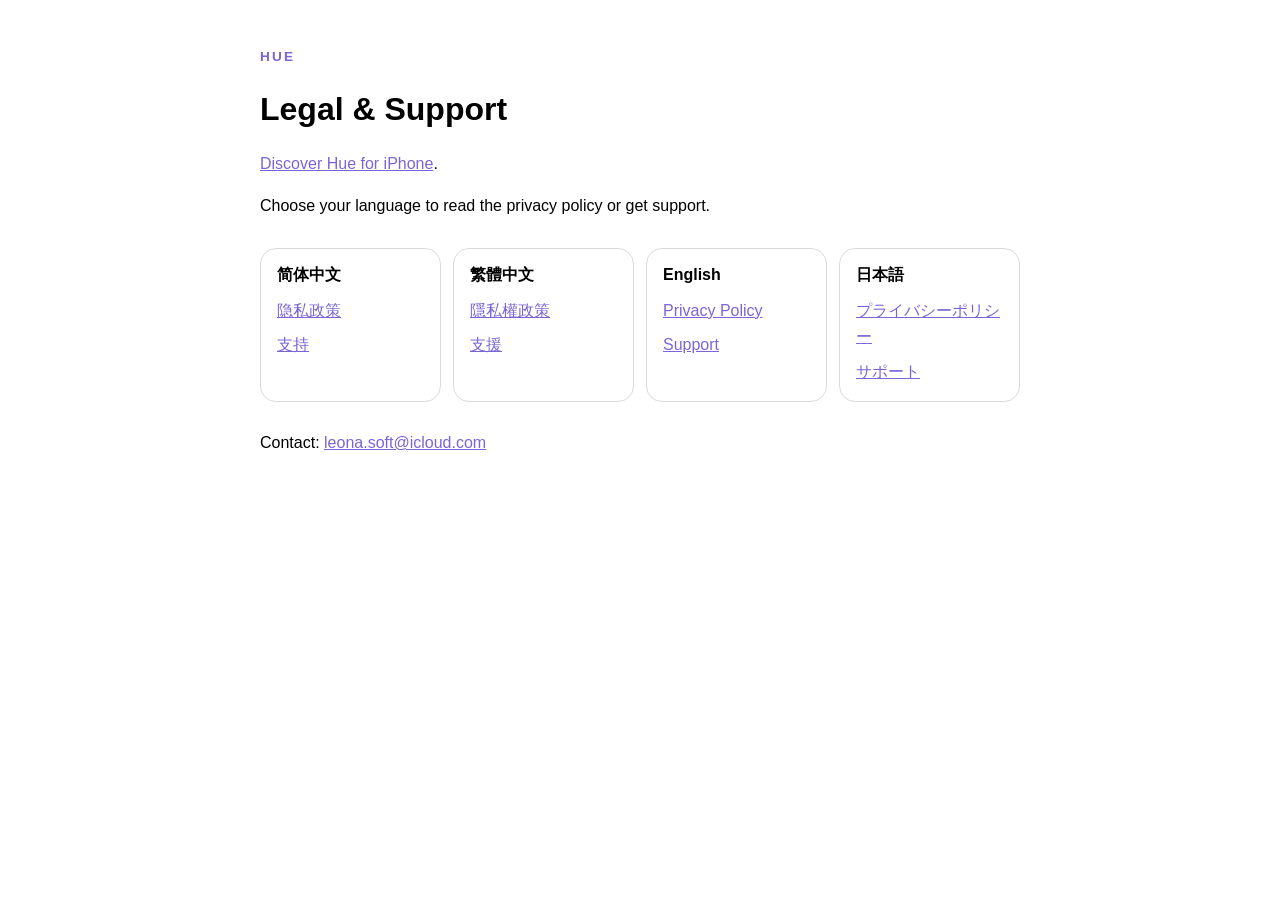
<file: index.html>
<!doctype html>
<html lang="en">
<head>
  <meta charset="utf-8">
  <meta name="viewport" content="width=device-width, initial-scale=1">
  <title>Hue Legal &amp; Support</title>
  <link rel="stylesheet" href="style.css">
</head>
<body>
  <main>
    <p class="eyebrow">Hue</p>
    <h1>Legal &amp; Support</h1>
    <p><a href="launch/">Discover Hue for iPhone</a>.</p>
    <p>Choose your language to read the privacy policy or get support.</p>
    <div class="language-grid" aria-label="Languages">
      <section><h2>简体中文</h2><a href="zh-Hans/privacy.html">隐私政策</a><a href="zh-Hans/support.html">支持</a></section>
      <section><h2>繁體中文</h2><a href="zh-Hant/privacy.html">隱私權政策</a><a href="zh-Hant/support.html">支援</a></section>
      <section><h2>English</h2><a href="en/privacy.html">Privacy Policy</a><a href="en/support.html">Support</a></section>
      <section><h2>日本語</h2><a href="ja/privacy.html">プライバシーポリシー</a><a href="ja/support.html">サポート</a></section>
    </div>
    <p>Contact: <a href="mailto:leona.soft@icloud.com">leona.soft@icloud.com</a></p>
  </main>
</body>
</html>
</file>
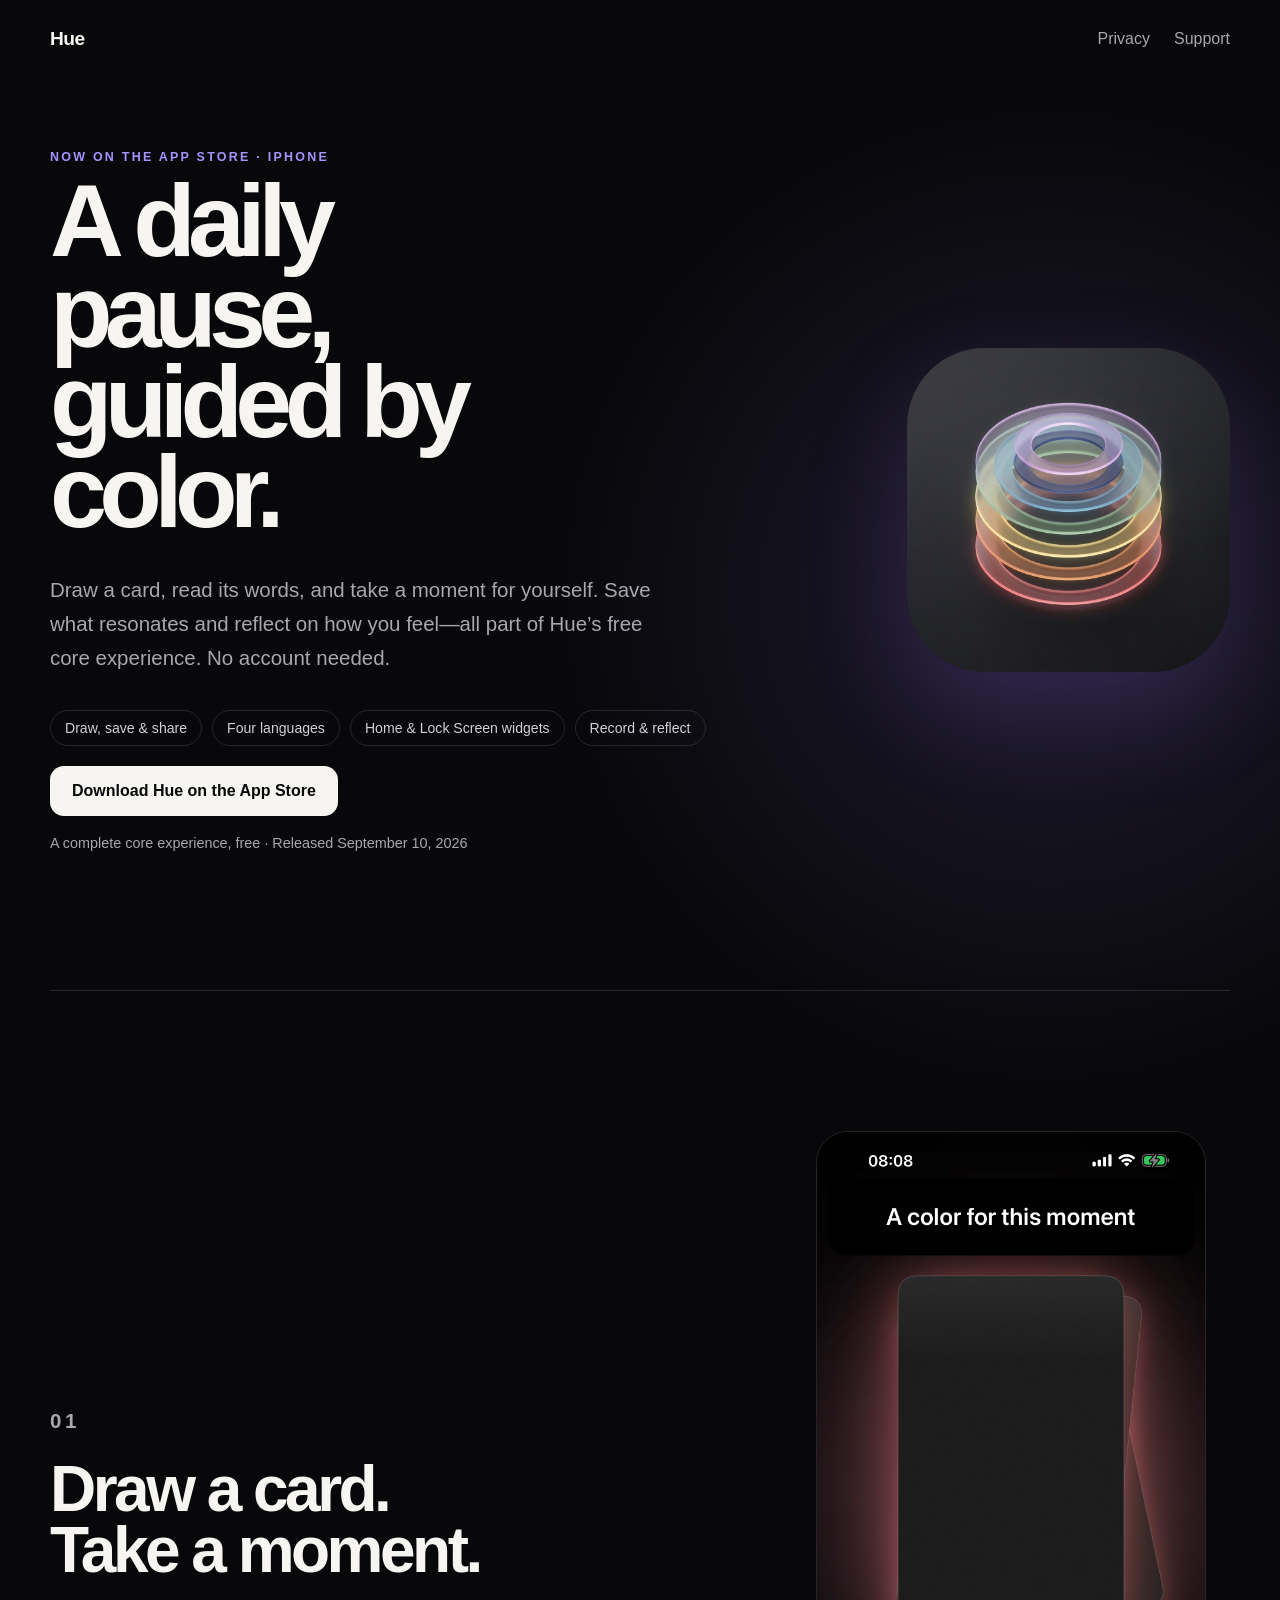
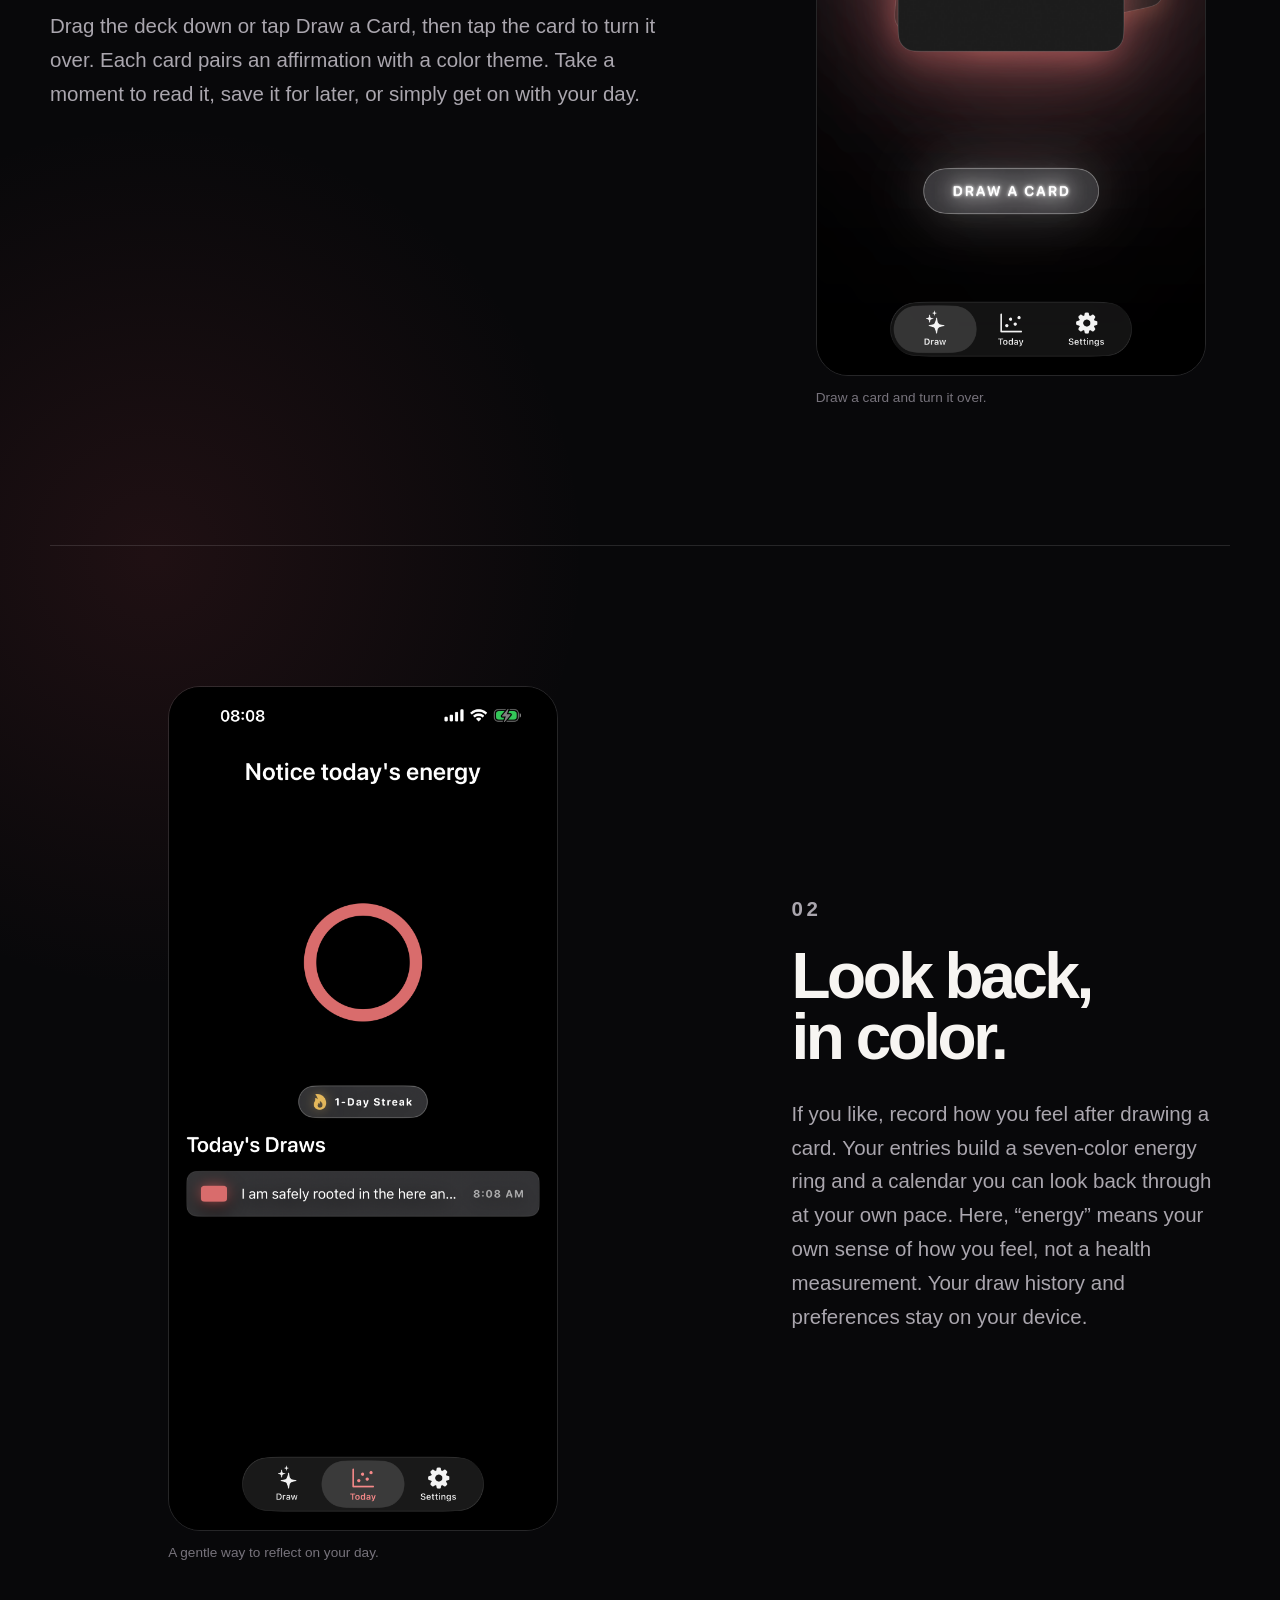
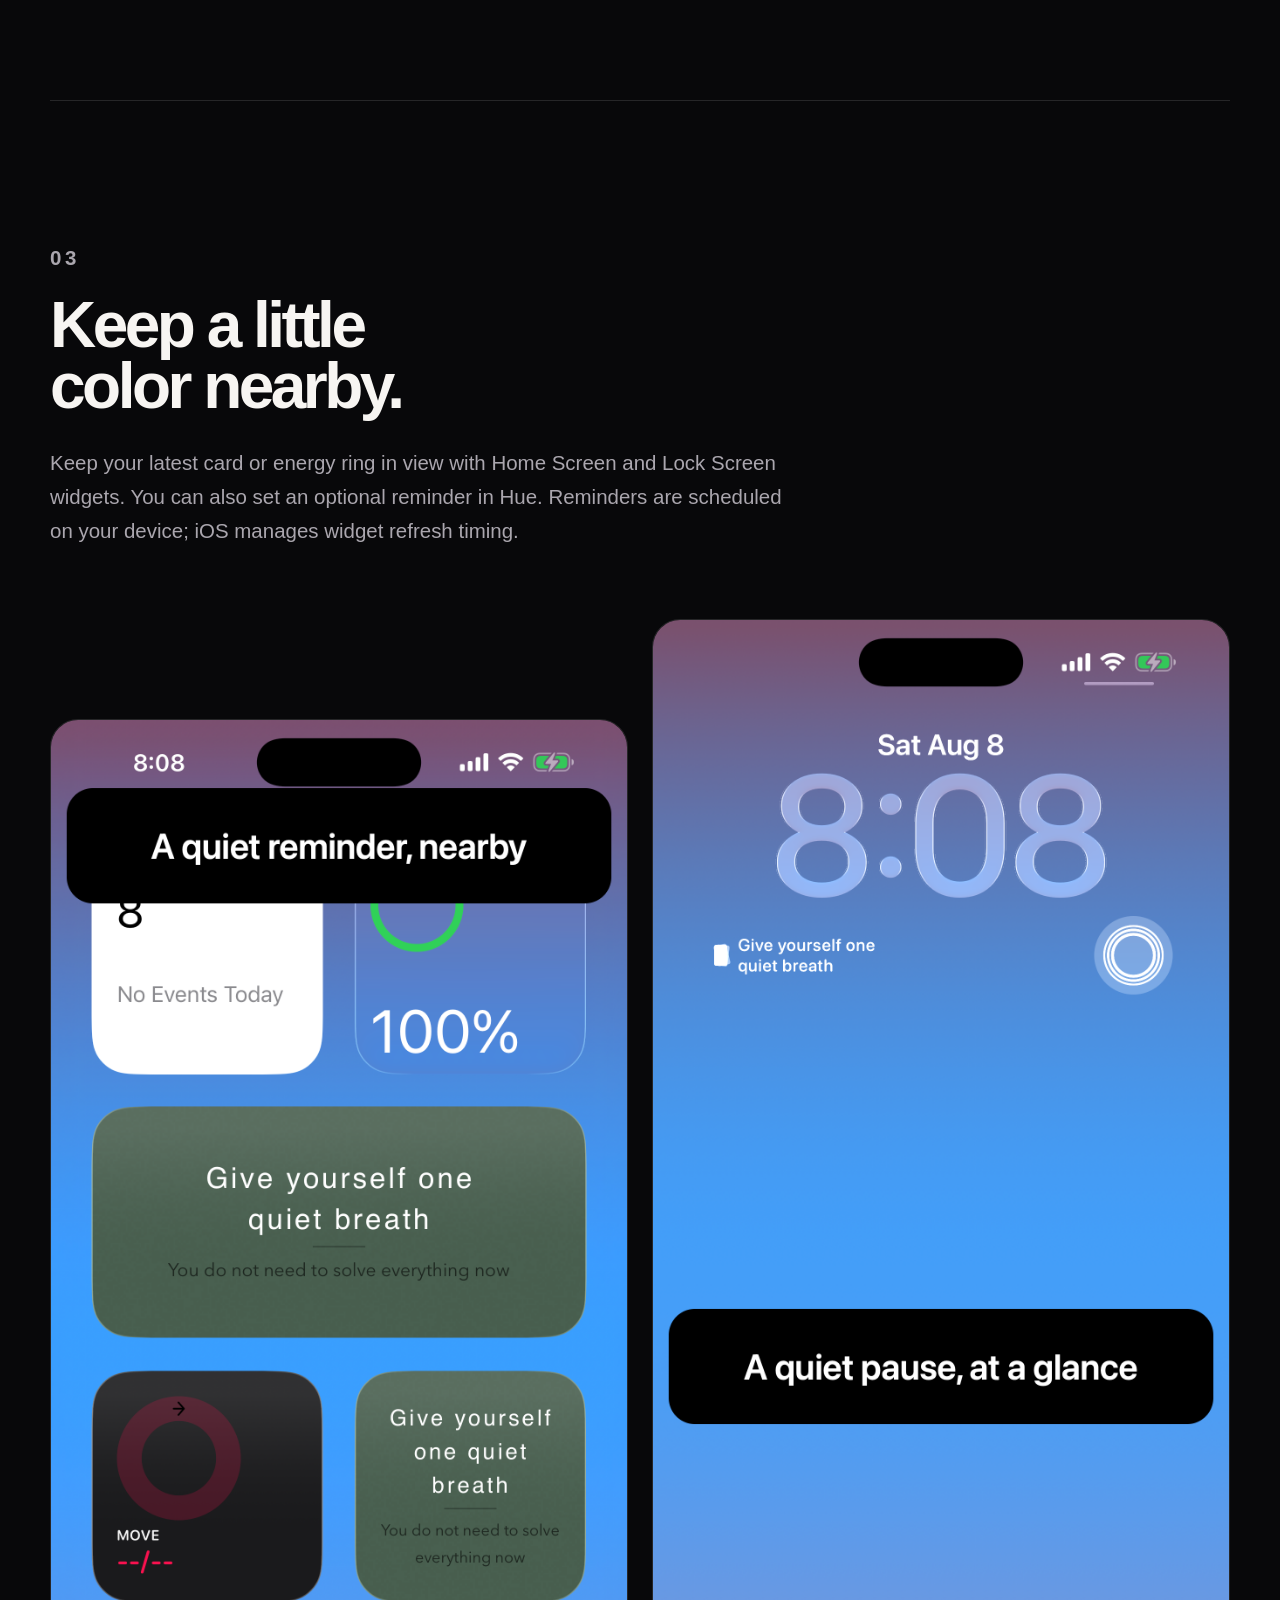
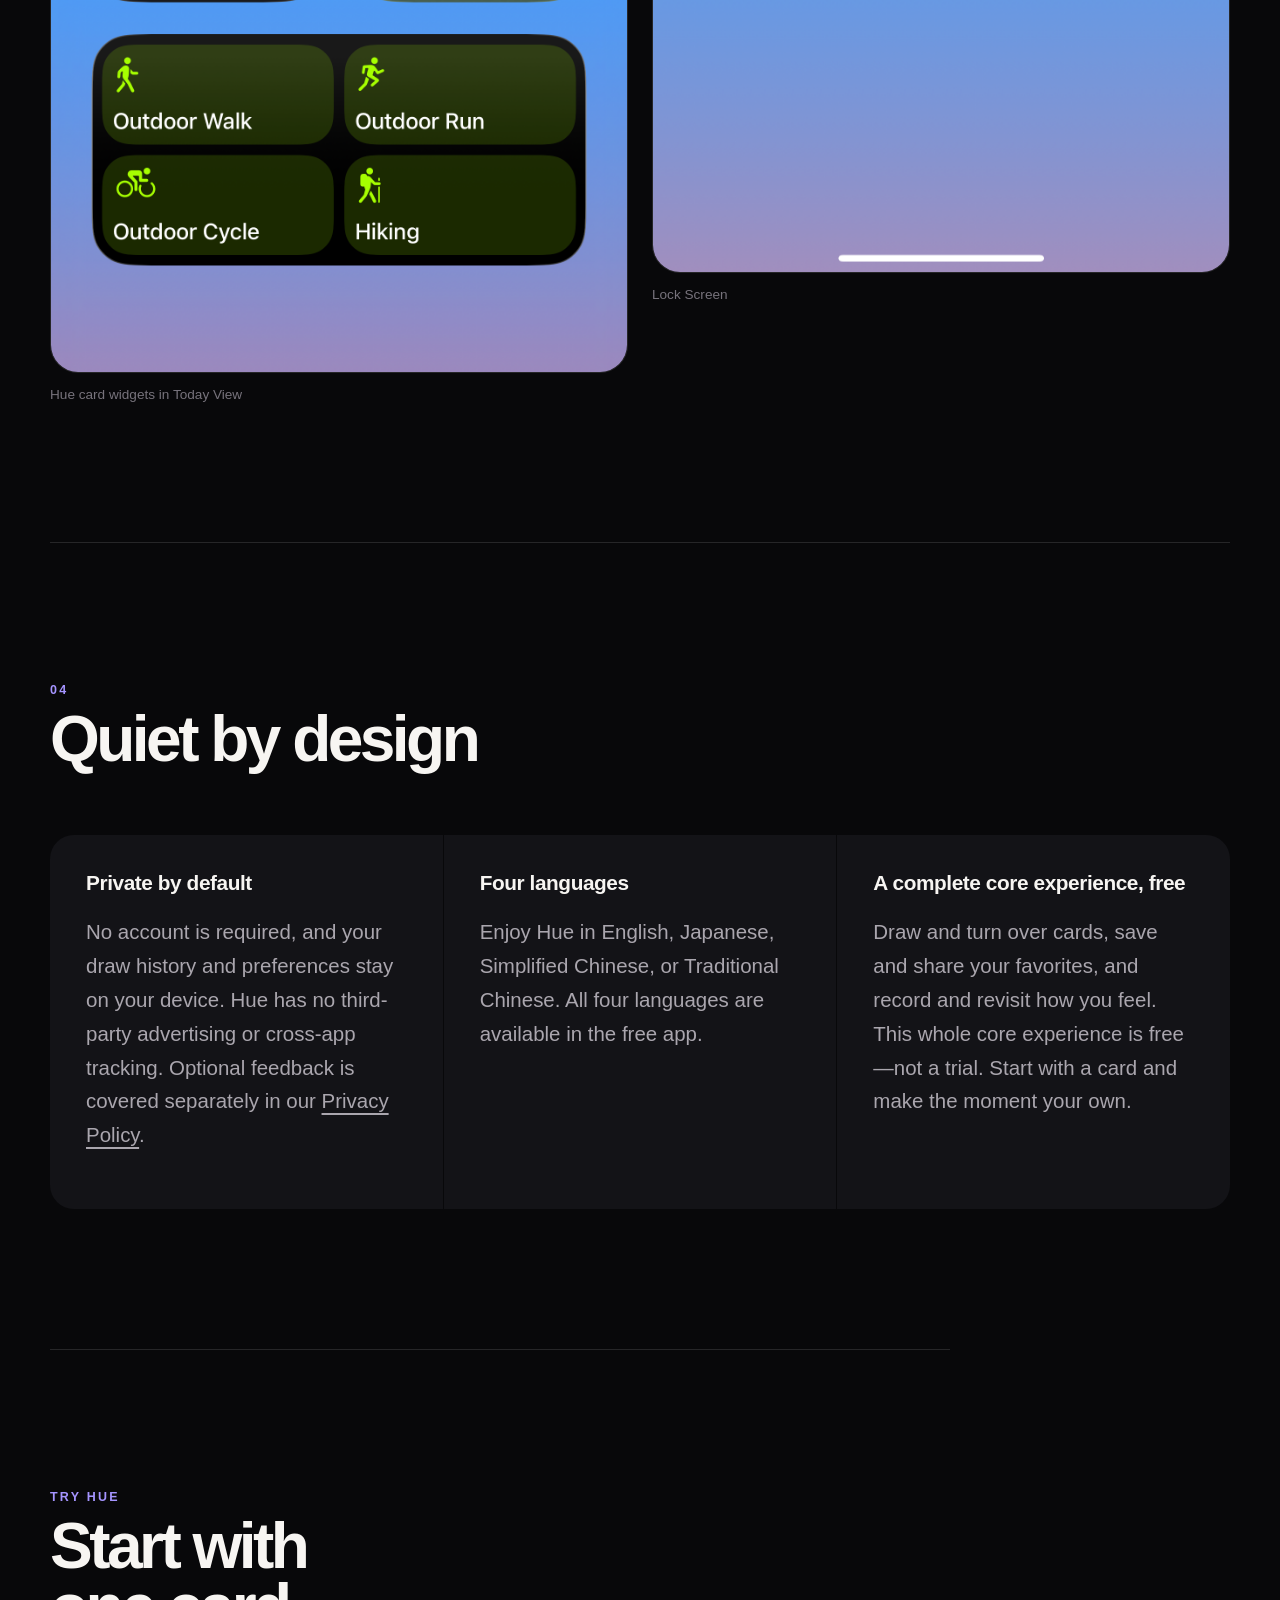
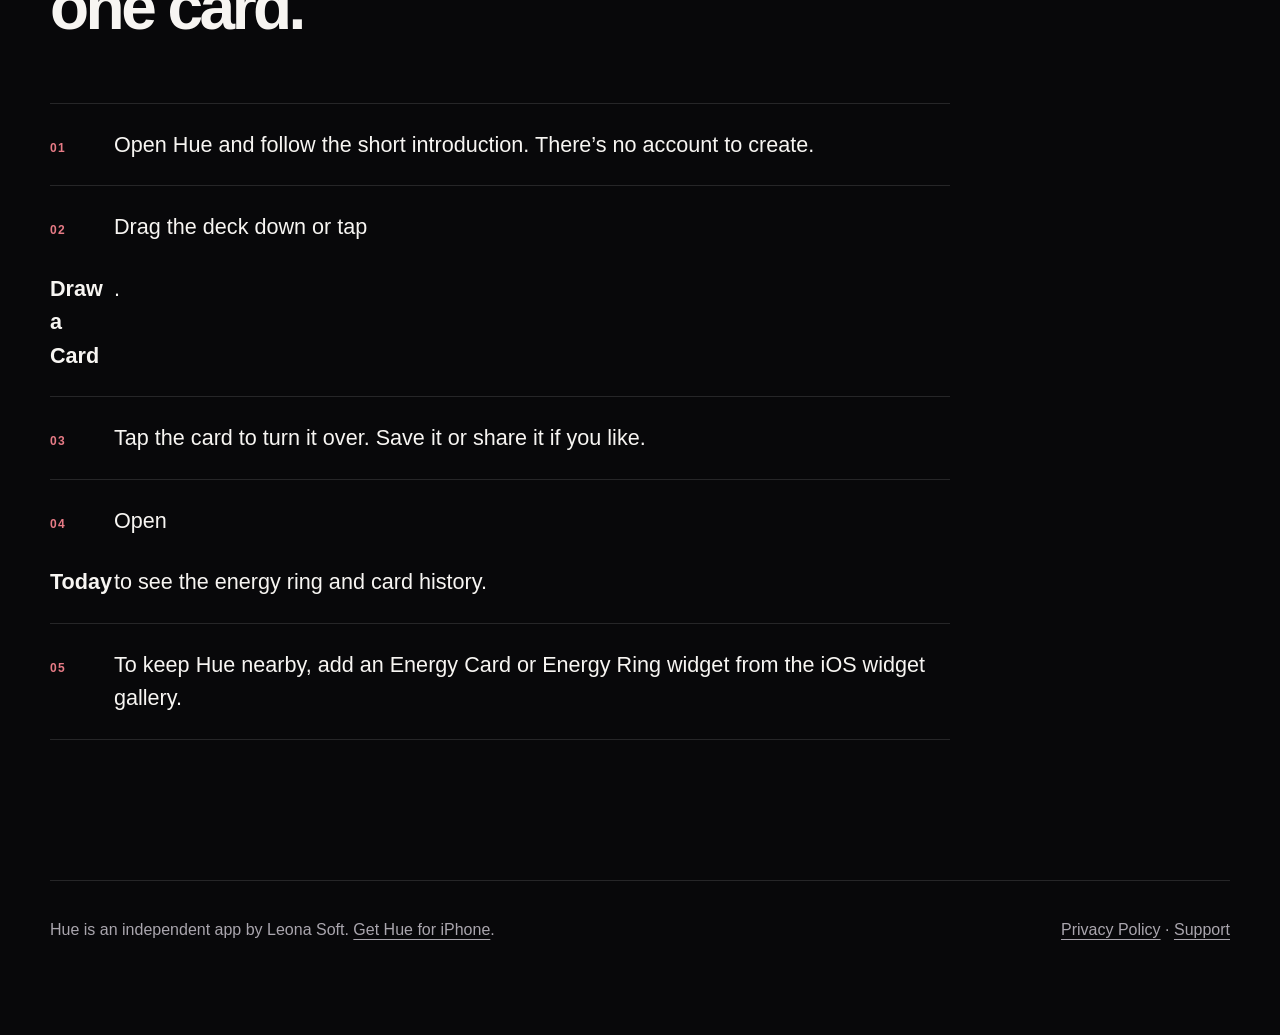
<file: launch/index.html>
<!doctype html>
<html lang="en">
<head>
  <meta charset="utf-8">
  <meta name="viewport" content="width=device-width, initial-scale=1">
  <meta name="description" content="Take a moment for yourself with Hue for iPhone. Draw, save and share color-inspired cards, and record and revisit how you feel. The core experience is free, with no account needed.">
  <title>Hue — A Daily Pause in Color</title>
  <link rel="stylesheet" href="style.css">
</head>
<body>
  <nav aria-label="Hue links">
    <a class="wordmark" href="../index.html">Hue</a>
    <div>
      <a href="../en/privacy.html">Privacy</a>
      <a href="../en/support.html">Support</a>
    </div>
  </nav>

  <main>
    <header class="hero">
      <div class="hero-copy">
        <p class="eyebrow">Now on the App Store · iPhone</p>
        <h1>A daily pause,<br>guided by color.</h1>
        <p class="lede">Draw a card, read its words, and take a moment for yourself. Save what resonates and reflect on how you feel—all part of Hue’s free core experience. No account needed.</p>
        <ul class="facts" aria-label="Launch facts">
          <li>Draw, save &amp; share</li>
          <li>Four languages</li>
          <li>Home &amp; Lock Screen widgets</li>
          <li>Record &amp; reflect</li>
        </ul>
        <a class="download-link" href="https://apps.apple.com/us/app/hue-daily-pause/id6800386140">Download Hue on the App Store</a>
        <p class="download-note">A complete core experience, free · Released September 10, 2026</p>
      </div>
      <img class="app-icon" src="assets/hue-app-icon.png" width="1024" height="1024" alt="Hue app icon, a stack of translucent colored rings on a dark background">
    </header>

    <section class="story" aria-labelledby="story-heading">
      <div>
        <p class="section-number">01</p>
        <h2 id="story-heading">Draw a card.<br>Take a moment.</h2>
        <p>Drag the deck down or tap Draw a Card, then tap the card to turn it over. Each card pairs an affirmation with a color theme. Take a moment to read it, save it for later, or simply get on with your day.</p>
      </div>
      <figure>
        <img src="assets/daily-card.png" width="1320" height="2868" alt="Hue draw screen showing a tactile stack of cards and the Draw a Card button" loading="lazy">
        <figcaption>Draw a card and turn it over.</figcaption>
      </figure>
    </section>

    <section class="story reverse" aria-labelledby="reflection-heading">
      <div>
        <p class="section-number">02</p>
        <h2 id="reflection-heading">Look back,<br>in color.</h2>
        <p>If you like, record how you feel after drawing a card. Your entries build a seven-color energy ring and a calendar you can look back through at your own pace. Here, “energy” means your own sense of how you feel, not a health measurement. Your draw history and preferences stay on your device.</p>
      </div>
      <figure>
        <img src="assets/energy-ring.png" width="1320" height="2868" alt="Hue Today screen with a color energy ring and today's drawn card" loading="lazy">
        <figcaption>A gentle way to reflect on your day.</figcaption>
      </figure>
    </section>

    <section class="widget-section" aria-labelledby="widgets-heading">
      <div class="widget-copy">
        <p class="section-number">03</p>
        <h2 id="widgets-heading">Keep a little<br>color nearby.</h2>
        <p>Keep your latest card or energy ring in view with Home Screen and Lock Screen widgets. You can also set an optional reminder in Hue. Reminders are scheduled on your device; iOS manages widget refresh timing.</p>
      </div>
      <div class="widget-grid">
        <figure>
          <img src="assets/home-widget.png" width="1320" height="2868" alt="Hue card widgets in Today View" loading="lazy">
          <figcaption>Hue card widgets in Today View</figcaption>
        </figure>
        <figure>
          <img src="assets/lock-screen-widget.png" width="1320" height="2868" alt="Hue card and energy ring widgets on the iPhone Lock Screen" loading="lazy">
          <figcaption>Lock Screen</figcaption>
        </figure>
      </div>
    </section>

    <section class="principles" aria-labelledby="principles-heading">
      <p class="section-number">04</p>
      <h2 id="principles-heading">Quiet by design</h2>
      <div class="principle-grid">
        <article>
          <h3>Private by default</h3>
          <p>No account is required, and your draw history and preferences stay on your device. Hue has no third-party advertising or cross-app tracking. Optional feedback is covered separately in our <a href="../en/privacy.html">Privacy Policy</a>.</p>
        </article>
        <article>
          <h3>Four languages</h3>
          <p>Enjoy Hue in English, Japanese, Simplified Chinese, or Traditional Chinese. All four languages are available in the free app.</p>
        </article>
        <article>
          <h3>A complete core experience, free</h3>
          <p>Draw and turn over cards, save and share your favorites, and record and revisit how you feel. This whole core experience is free—not a trial. Start with a card and make the moment your own.</p>
        </article>
      </div>
    </section>

    <section class="demo" aria-labelledby="demo-heading">
      <p class="eyebrow">Try Hue</p>
      <h2 id="demo-heading">Start with<br>one card.</h2>
      <ol>
        <li><span>01</span>Open Hue and follow the short introduction. There’s no account to create.</li>
        <li><span>02</span>Drag the deck down or tap <strong>Draw a Card</strong>.</li>
        <li><span>03</span>Tap the card to turn it over. Save it or share it if you like.</li>
        <li><span>04</span>Open <strong>Today</strong> to see the energy ring and card history.</li>
        <li><span>05</span>To keep Hue nearby, add an Energy Card or Energy Ring widget from the iOS widget gallery.</li>
      </ol>
    </section>
  </main>

  <footer>
    <p>Hue is an independent app by Leona Soft. <a href="https://apps.apple.com/us/app/hue-daily-pause/id6800386140">Get Hue for iPhone</a>.</p>
    <p><a href="../en/privacy.html">Privacy Policy</a> · <a href="../en/support.html">Support</a></p>
  </footer>
</body>
</html>
</file>
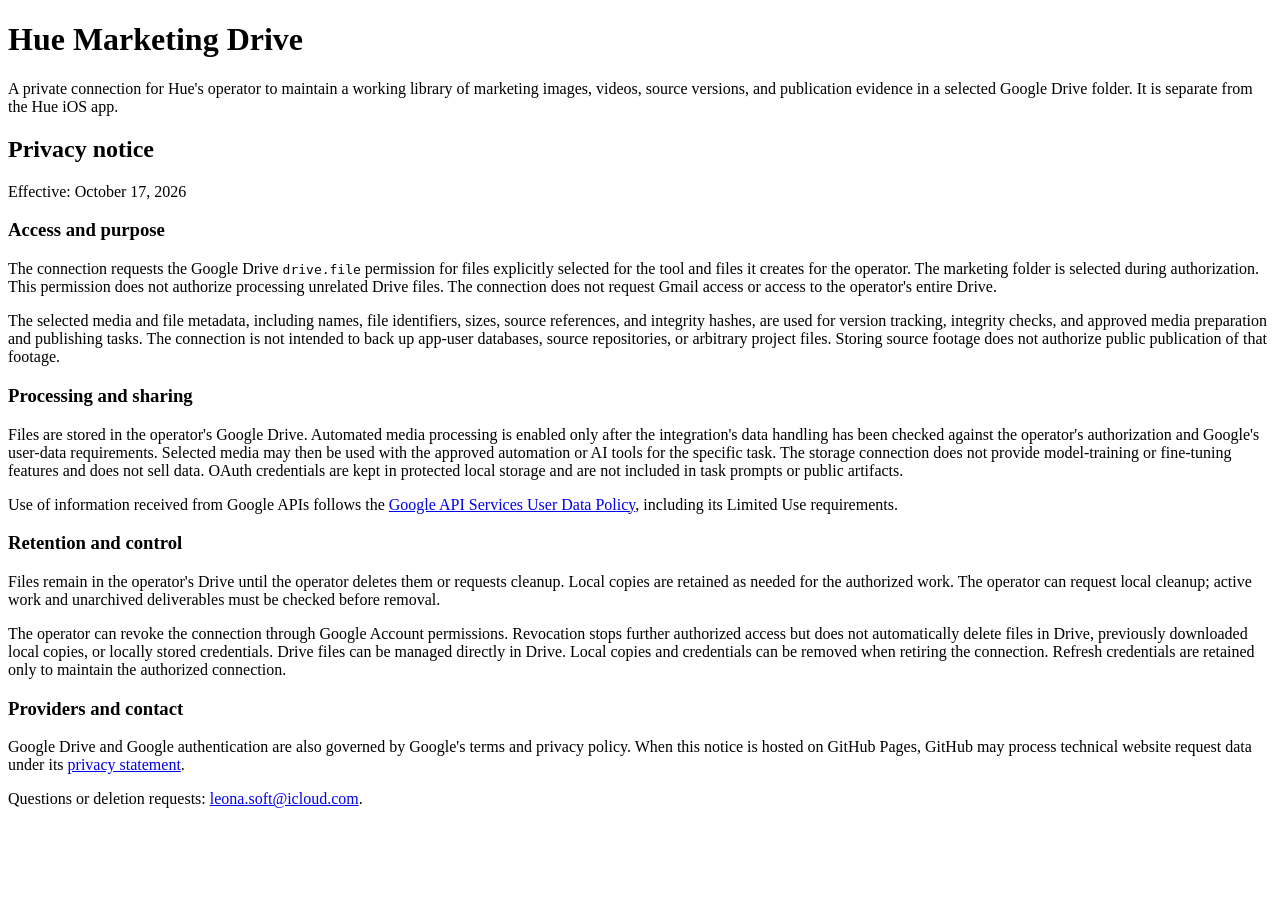
<file: en/marketing-drive.html>
<!doctype html>
<html lang="en">
<head>
  <meta charset="utf-8">
  <meta name="viewport" content="width=device-width, initial-scale=1">
  <title>Hue Marketing Drive — Privacy Notice</title>
</head>
<body>
  <main>
    <h1>Hue Marketing Drive</h1>
    <p>A private connection for Hue's operator to maintain a working library of marketing images, videos, source versions, and publication evidence in a selected Google Drive folder. It is separate from the Hue iOS app.</p>
    <h2 id="privacy">Privacy notice</h2>
    <p>Effective: October 17, 2026</p>
    <h3>Access and purpose</h3>
    <p>The connection requests the Google Drive <code>drive.file</code> permission for files explicitly selected for the tool and files it creates for the operator. The marketing folder is selected during authorization. This permission does not authorize processing unrelated Drive files. The connection does not request Gmail access or access to the operator's entire Drive.</p>
    <p>The selected media and file metadata, including names, file identifiers, sizes, source references, and integrity hashes, are used for version tracking, integrity checks, and approved media preparation and publishing tasks. The connection is not intended to back up app-user databases, source repositories, or arbitrary project files. Storing source footage does not authorize public publication of that footage.</p>
    <h3>Processing and sharing</h3>
    <p>Files are stored in the operator's Google Drive. Automated media processing is enabled only after the integration's data handling has been checked against the operator's authorization and Google's user-data requirements. Selected media may then be used with the approved automation or AI tools for the specific task. The storage connection does not provide model-training or fine-tuning features and does not sell data. OAuth credentials are kept in protected local storage and are not included in task prompts or public artifacts.</p>
    <p>Use of information received from Google APIs follows the <a href="https://developers.google.com/terms/api-services-user-data-policy">Google API Services User Data Policy</a>, including its Limited Use requirements.</p>
    <h3>Retention and control</h3>
    <p>Files remain in the operator's Drive until the operator deletes them or requests cleanup. Local copies are retained as needed for the authorized work. The operator can request local cleanup; active work and unarchived deliverables must be checked before removal.</p>
    <p>The operator can revoke the connection through Google Account permissions. Revocation stops further authorized access but does not automatically delete files in Drive, previously downloaded local copies, or locally stored credentials. Drive files can be managed directly in Drive. Local copies and credentials can be removed when retiring the connection. Refresh credentials are retained only to maintain the authorized connection.</p>
    <h3>Providers and contact</h3>
    <p>Google Drive and Google authentication are also governed by Google's terms and privacy policy. When this notice is hosted on GitHub Pages, GitHub may process technical website request data under its <a href="https://docs.github.com/en/site-policy/privacy-policies/github-general-privacy-statement">privacy statement</a>.</p>
    <p>Questions or deletion requests: <a href="mailto:leona.soft@icloud.com">leona.soft@icloud.com</a>.</p>
  </main>
</body>
</html>
</file>
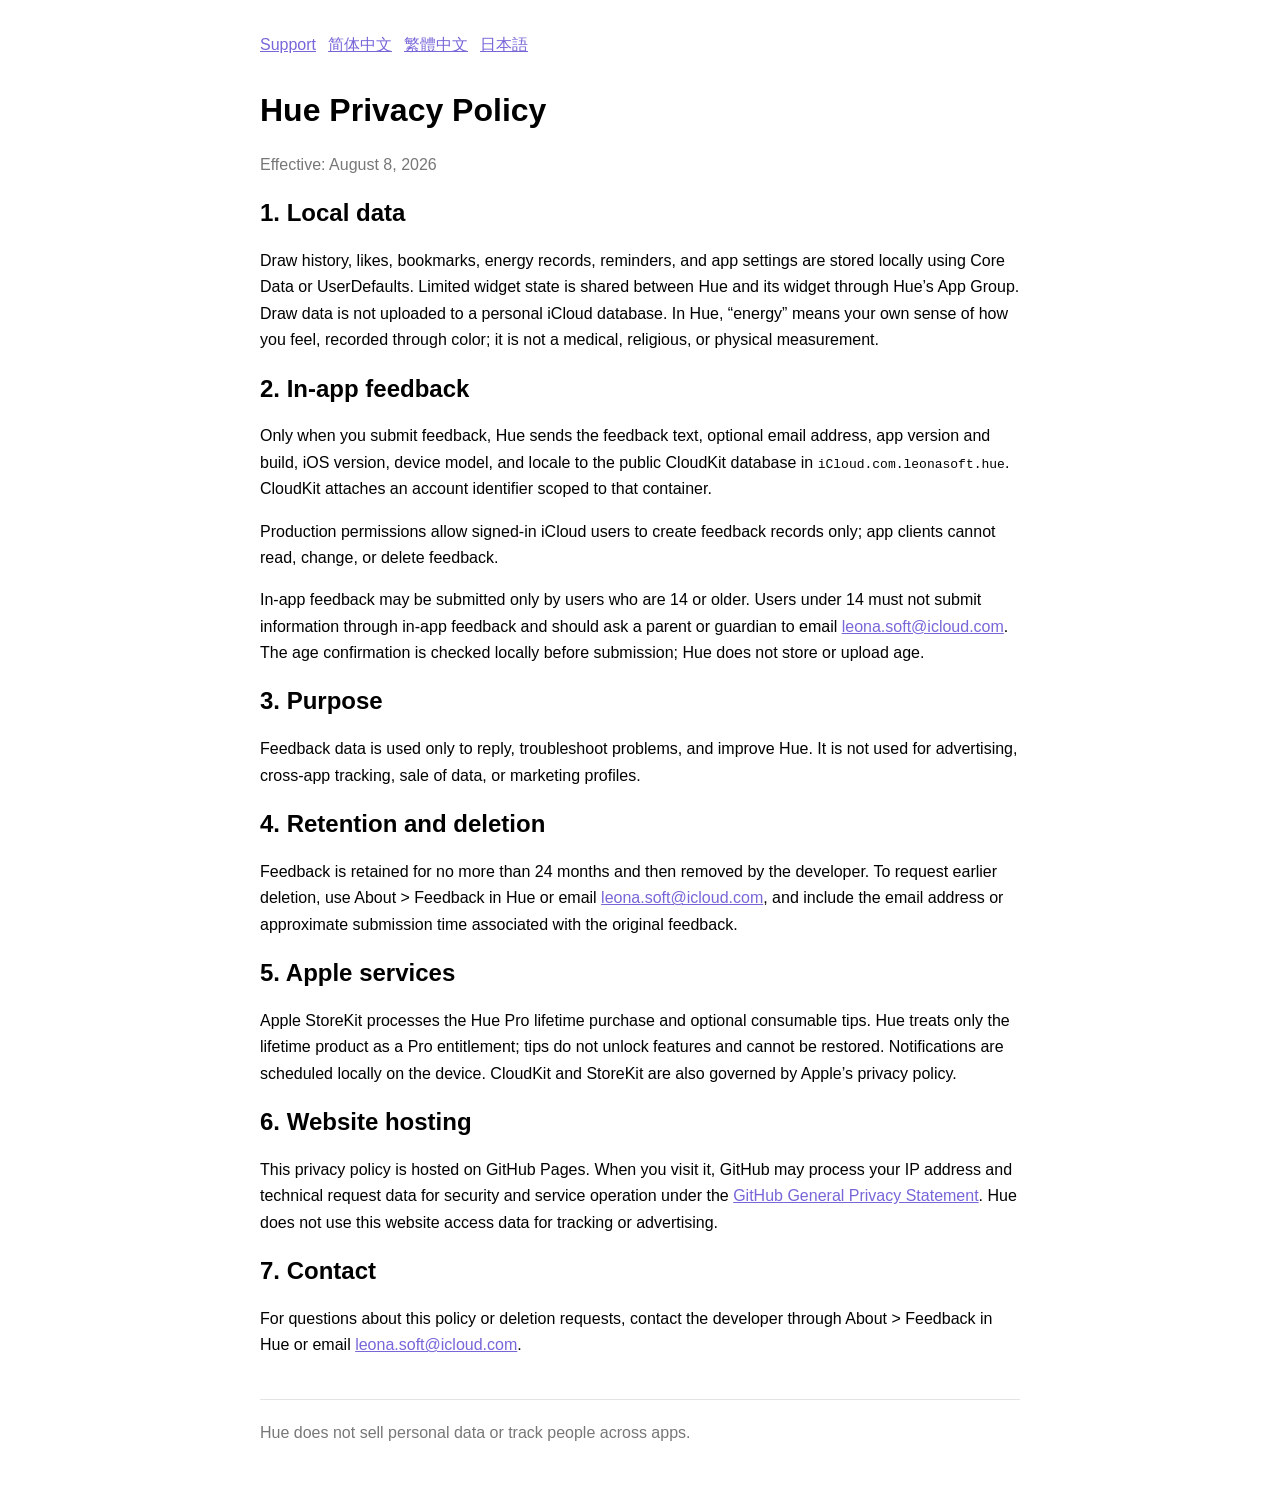
<file: en/privacy.html>
<!doctype html>
<html lang="en">
<head>
  <meta charset="utf-8">
  <meta name="viewport" content="width=device-width, initial-scale=1">
  <title>Hue Privacy Policy</title>
  <link rel="stylesheet" href="../style.css">
</head>
<body>
  <nav><a href="support.html">Support</a><a href="../zh-Hans/privacy.html">简体中文</a><a href="../zh-Hant/privacy.html">繁體中文</a><a href="../ja/privacy.html">日本語</a></nav>
  <main>
    <h1>Hue Privacy Policy</h1>
    <p class="effective-date">Effective: August 8, 2026</p>
    <h2>1. Local data</h2>
    <p>Draw history, likes, bookmarks, energy records, reminders, and app settings are stored locally using Core Data or UserDefaults. Limited widget state is shared between Hue and its widget through Hue’s App Group. Draw data is not uploaded to a personal iCloud database. In Hue, “energy” means your own sense of how you feel, recorded through color; it is not a medical, religious, or physical measurement.</p>
    <h2>2. In-app feedback</h2>
    <p>Only when you submit feedback, Hue sends the feedback text, optional email address, app version and build, iOS version, device model, and locale to the public CloudKit database in <code>iCloud.com.leonasoft.hue</code>. CloudKit attaches an account identifier scoped to that container.</p>
    <p>Production permissions allow signed-in iCloud users to create feedback records only; app clients cannot read, change, or delete feedback.</p>
    <p>In-app feedback may be submitted only by users who are 14 or older. Users under 14 must not submit information through in-app feedback and should ask a parent or guardian to email <a href="mailto:leona.soft@icloud.com">leona.soft@icloud.com</a>. The age confirmation is checked locally before submission; Hue does not store or upload age.</p>
    <h2>3. Purpose</h2>
    <p>Feedback data is used only to reply, troubleshoot problems, and improve Hue. It is not used for advertising, cross-app tracking, sale of data, or marketing profiles.</p>
    <h2>4. Retention and deletion</h2>
    <p>Feedback is retained for no more than 24 months and then removed by the developer. To request earlier deletion, use About &gt; Feedback in Hue or email <a href="mailto:leona.soft@icloud.com">leona.soft@icloud.com</a>, and include the email address or approximate submission time associated with the original feedback.</p>
    <h2>5. Apple services</h2>
    <p>Apple StoreKit processes the Hue Pro lifetime purchase and optional consumable tips. Hue treats only the lifetime product as a Pro entitlement; tips do not unlock features and cannot be restored. Notifications are scheduled locally on the device. CloudKit and StoreKit are also governed by Apple’s privacy policy.</p>
    <h2>6. Website hosting</h2>
    <p>This privacy policy is hosted on GitHub Pages. When you visit it, GitHub may process your IP address and technical request data for security and service operation under the <a href="https://docs.github.com/en/site-policy/privacy-policies/github-general-privacy-statement">GitHub General Privacy Statement</a>. Hue does not use this website access data for tracking or advertising.</p>
    <h2>7. Contact</h2>
    <p>For questions about this policy or deletion requests, contact the developer through About &gt; Feedback in Hue or email <a href="mailto:leona.soft@icloud.com">leona.soft@icloud.com</a>.</p>
  </main>
  <footer>Hue does not sell personal data or track people across apps.</footer>
</body>
</html>
</file>
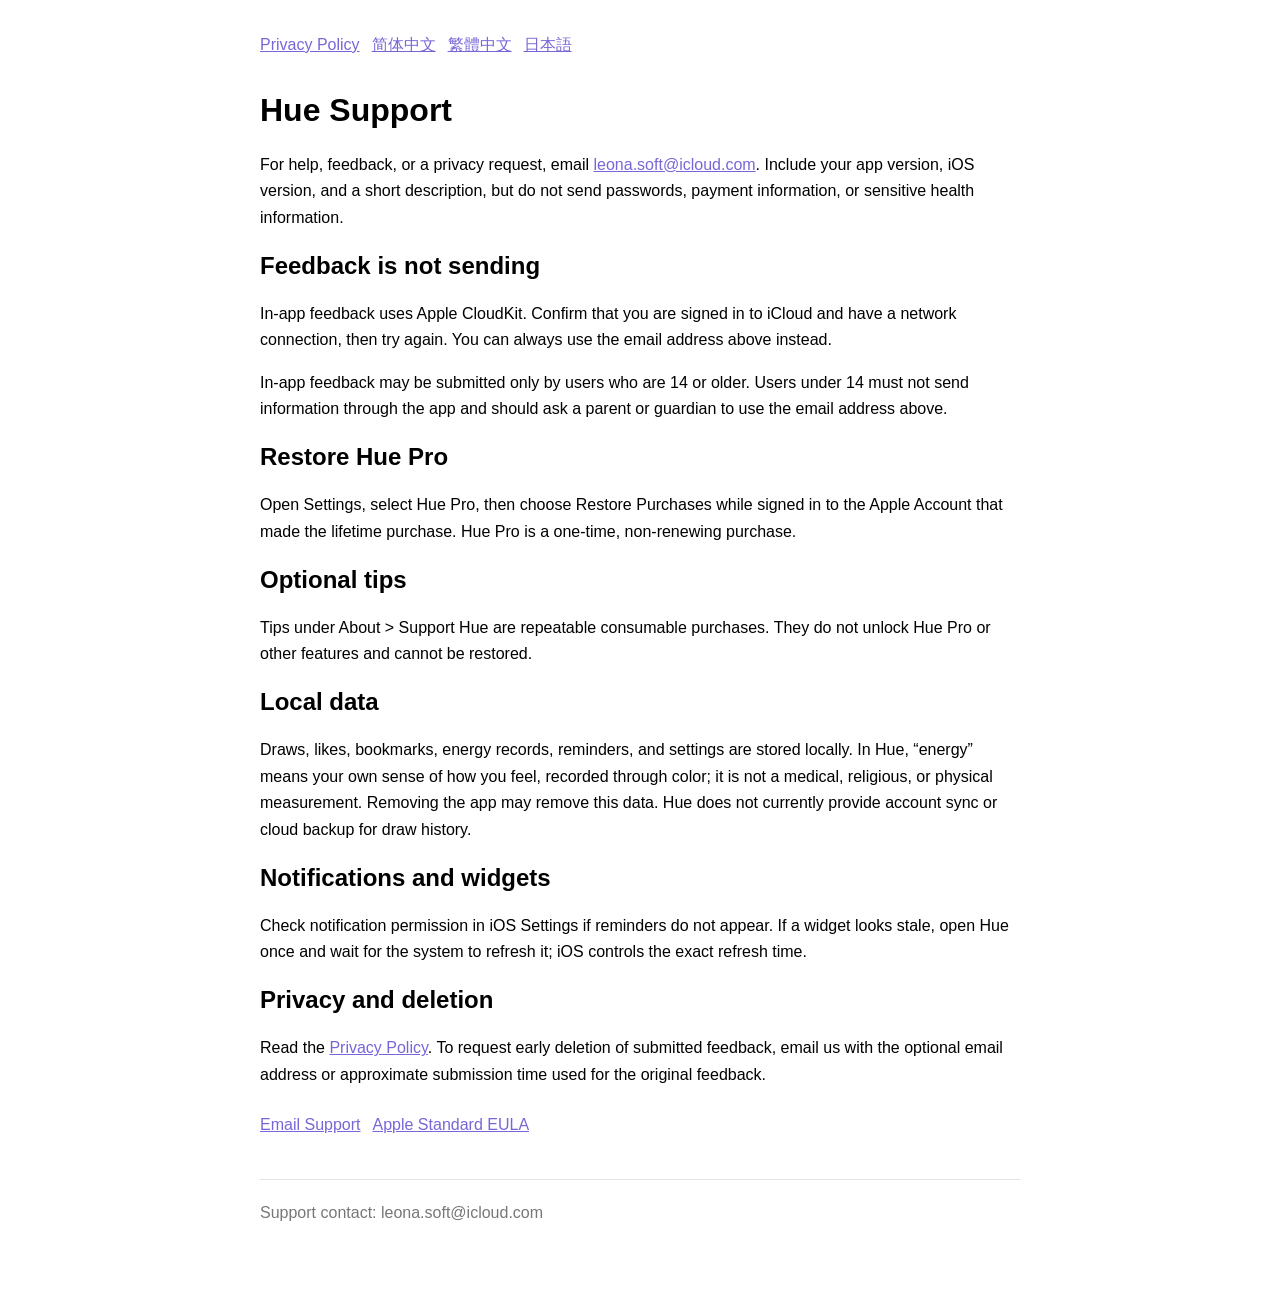
<file: en/support.html>
<!doctype html>
<html lang="en">
<head>
  <meta charset="utf-8">
  <meta name="viewport" content="width=device-width, initial-scale=1">
  <title>Hue Support</title>
  <link rel="stylesheet" href="../style.css">
</head>
<body>
  <nav><a href="privacy.html">Privacy Policy</a><a href="../zh-Hans/support.html">简体中文</a><a href="../zh-Hant/support.html">繁體中文</a><a href="../ja/support.html">日本語</a></nav>
  <main>
    <h1>Hue Support</h1>
    <p>For help, feedback, or a privacy request, email <a href="mailto:leona.soft@icloud.com">leona.soft@icloud.com</a>. Include your app version, iOS version, and a short description, but do not send passwords, payment information, or sensitive health information.</p>
    <h2>Feedback is not sending</h2>
    <p>In-app feedback uses Apple CloudKit. Confirm that you are signed in to iCloud and have a network connection, then try again. You can always use the email address above instead.</p>
    <p>In-app feedback may be submitted only by users who are 14 or older. Users under 14 must not send information through the app and should ask a parent or guardian to use the email address above.</p>
    <h2>Restore Hue Pro</h2>
    <p>Open Settings, select Hue Pro, then choose Restore Purchases while signed in to the Apple Account that made the lifetime purchase. Hue Pro is a one-time, non-renewing purchase.</p>
    <h2>Optional tips</h2>
    <p>Tips under About &gt; Support Hue are repeatable consumable purchases. They do not unlock Hue Pro or other features and cannot be restored.</p>
    <h2>Local data</h2>
    <p>Draws, likes, bookmarks, energy records, reminders, and settings are stored locally. In Hue, “energy” means your own sense of how you feel, recorded through color; it is not a medical, religious, or physical measurement. Removing the app may remove this data. Hue does not currently provide account sync or cloud backup for draw history.</p>
    <h2>Notifications and widgets</h2>
    <p>Check notification permission in iOS Settings if reminders do not appear. If a widget looks stale, open Hue once and wait for the system to refresh it; iOS controls the exact refresh time.</p>
    <h2>Privacy and deletion</h2>
    <p>Read the <a href="privacy.html">Privacy Policy</a>. To request early deletion of submitted feedback, email us with the optional email address or approximate submission time used for the original feedback.</p>
    <div class="support-links"><a href="mailto:leona.soft@icloud.com">Email Support</a><a href="https://www.apple.com/legal/internet-services/itunes/dev/stdeula/">Apple Standard EULA</a></div>
  </main>
  <footer>Support contact: leona.soft@icloud.com</footer>
</body>
</html>
</file>
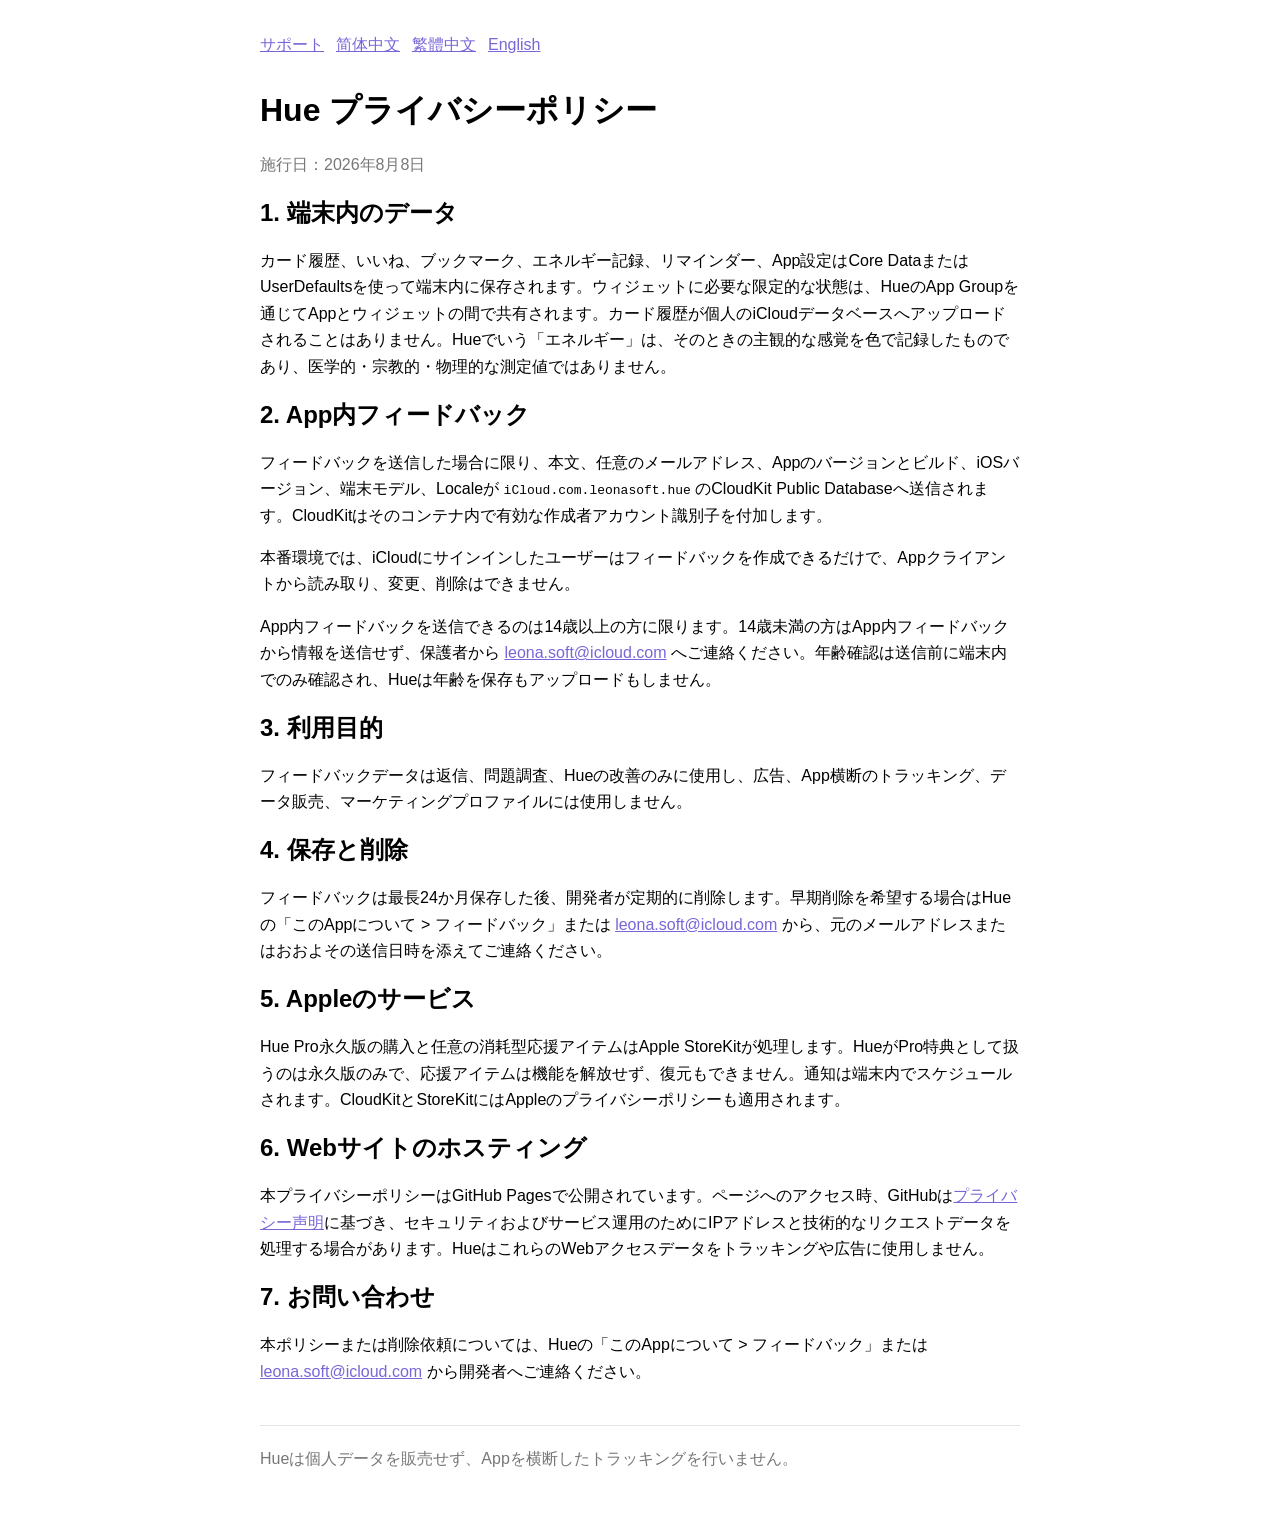
<file: ja/privacy.html>
<!doctype html>
<html lang="ja">
<head>
  <meta charset="utf-8">
  <meta name="viewport" content="width=device-width, initial-scale=1">
  <title>Hue プライバシーポリシー</title>
  <link rel="stylesheet" href="../style.css">
</head>
<body>
  <nav><a href="support.html">サポート</a><a href="../zh-Hans/privacy.html">简体中文</a><a href="../zh-Hant/privacy.html">繁體中文</a><a href="../en/privacy.html">English</a></nav>
  <main>
    <h1>Hue プライバシーポリシー</h1>
    <p class="effective-date">施行日：2026年8月8日</p>
    <h2>1. 端末内のデータ</h2>
    <p>カード履歴、いいね、ブックマーク、エネルギー記録、リマインダー、App設定はCore DataまたはUserDefaultsを使って端末内に保存されます。ウィジェットに必要な限定的な状態は、HueのApp Groupを通じてAppとウィジェットの間で共有されます。カード履歴が個人のiCloudデータベースへアップロードされることはありません。Hueでいう「エネルギー」は、そのときの主観的な感覚を色で記録したものであり、医学的・宗教的・物理的な測定値ではありません。</p>
    <h2>2. App内フィードバック</h2>
    <p>フィードバックを送信した場合に限り、本文、任意のメールアドレス、Appのバージョンとビルド、iOSバージョン、端末モデル、Localeが <code>iCloud.com.leonasoft.hue</code> のCloudKit Public Databaseへ送信されます。CloudKitはそのコンテナ内で有効な作成者アカウント識別子を付加します。</p>
    <p>本番環境では、iCloudにサインインしたユーザーはフィードバックを作成できるだけで、Appクライアントから読み取り、変更、削除はできません。</p>
    <p>App内フィードバックを送信できるのは14歳以上の方に限ります。14歳未満の方はApp内フィードバックから情報を送信せず、保護者から <a href="mailto:leona.soft@icloud.com">leona.soft@icloud.com</a> へご連絡ください。年齢確認は送信前に端末内でのみ確認され、Hueは年齢を保存もアップロードもしません。</p>
    <h2>3. 利用目的</h2>
    <p>フィードバックデータは返信、問題調査、Hueの改善のみに使用し、広告、App横断のトラッキング、データ販売、マーケティングプロファイルには使用しません。</p>
    <h2>4. 保存と削除</h2>
    <p>フィードバックは最長24か月保存した後、開発者が定期的に削除します。早期削除を希望する場合はHueの「このAppについて &gt; フィードバック」または <a href="mailto:leona.soft@icloud.com">leona.soft@icloud.com</a> から、元のメールアドレスまたはおおよその送信日時を添えてご連絡ください。</p>
    <h2>5. Appleのサービス</h2>
    <p>Hue Pro永久版の購入と任意の消耗型応援アイテムはApple StoreKitが処理します。HueがPro特典として扱うのは永久版のみで、応援アイテムは機能を解放せず、復元もできません。通知は端末内でスケジュールされます。CloudKitとStoreKitにはAppleのプライバシーポリシーも適用されます。</p>
    <h2>6. Webサイトのホスティング</h2>
    <p>本プライバシーポリシーはGitHub Pagesで公開されています。ページへのアクセス時、GitHubは<a href="https://docs.github.com/ja/site-policy/privacy-policies/github-general-privacy-statement">プライバシー声明</a>に基づき、セキュリティおよびサービス運用のためにIPアドレスと技術的なリクエストデータを処理する場合があります。HueはこれらのWebアクセスデータをトラッキングや広告に使用しません。</p>
    <h2>7. お問い合わせ</h2>
    <p>本ポリシーまたは削除依頼については、Hueの「このAppについて &gt; フィードバック」または <a href="mailto:leona.soft@icloud.com">leona.soft@icloud.com</a> から開発者へご連絡ください。</p>
  </main>
  <footer>Hueは個人データを販売せず、Appを横断したトラッキングを行いません。</footer>
</body>
</html>
</file>
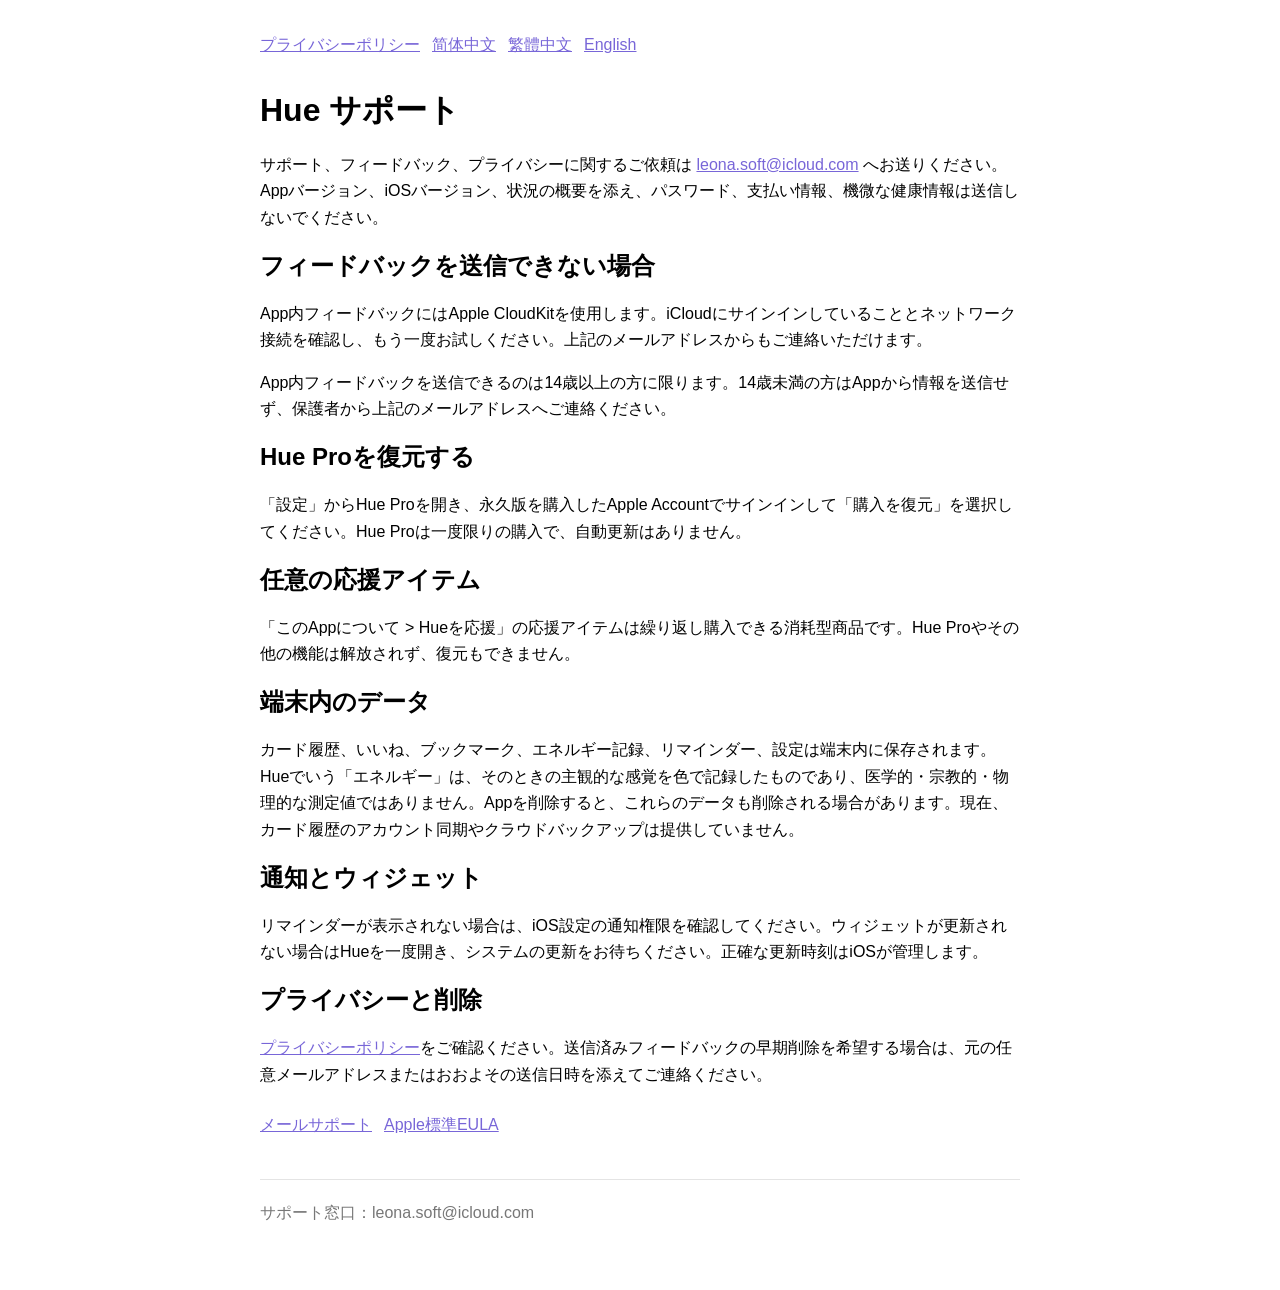
<file: ja/support.html>
<!doctype html>
<html lang="ja">
<head>
  <meta charset="utf-8">
  <meta name="viewport" content="width=device-width, initial-scale=1">
  <title>Hue サポート</title>
  <link rel="stylesheet" href="../style.css">
</head>
<body>
  <nav><a href="privacy.html">プライバシーポリシー</a><a href="../zh-Hans/support.html">简体中文</a><a href="../zh-Hant/support.html">繁體中文</a><a href="../en/support.html">English</a></nav>
  <main>
    <h1>Hue サポート</h1>
    <p>サポート、フィードバック、プライバシーに関するご依頼は <a href="mailto:leona.soft@icloud.com">leona.soft@icloud.com</a> へお送りください。Appバージョン、iOSバージョン、状況の概要を添え、パスワード、支払い情報、機微な健康情報は送信しないでください。</p>
    <h2>フィードバックを送信できない場合</h2>
    <p>App内フィードバックにはApple CloudKitを使用します。iCloudにサインインしていることとネットワーク接続を確認し、もう一度お試しください。上記のメールアドレスからもご連絡いただけます。</p>
    <p>App内フィードバックを送信できるのは14歳以上の方に限ります。14歳未満の方はAppから情報を送信せず、保護者から上記のメールアドレスへご連絡ください。</p>
    <h2>Hue Proを復元する</h2>
    <p>「設定」からHue Proを開き、永久版を購入したApple Accountでサインインして「購入を復元」を選択してください。Hue Proは一度限りの購入で、自動更新はありません。</p>
    <h2>任意の応援アイテム</h2>
    <p>「このAppについて &gt; Hueを応援」の応援アイテムは繰り返し購入できる消耗型商品です。Hue Proやその他の機能は解放されず、復元もできません。</p>
    <h2>端末内のデータ</h2>
    <p>カード履歴、いいね、ブックマーク、エネルギー記録、リマインダー、設定は端末内に保存されます。Hueでいう「エネルギー」は、そのときの主観的な感覚を色で記録したものであり、医学的・宗教的・物理的な測定値ではありません。Appを削除すると、これらのデータも削除される場合があります。現在、カード履歴のアカウント同期やクラウドバックアップは提供していません。</p>
    <h2>通知とウィジェット</h2>
    <p>リマインダーが表示されない場合は、iOS設定の通知権限を確認してください。ウィジェットが更新されない場合はHueを一度開き、システムの更新をお待ちください。正確な更新時刻はiOSが管理します。</p>
    <h2>プライバシーと削除</h2>
    <p><a href="privacy.html">プライバシーポリシー</a>をご確認ください。送信済みフィードバックの早期削除を希望する場合は、元の任意メールアドレスまたはおおよその送信日時を添えてご連絡ください。</p>
    <div class="support-links"><a href="mailto:leona.soft@icloud.com">メールサポート</a><a href="https://www.apple.com/legal/internet-services/itunes/dev/stdeula/">Apple標準EULA</a></div>
  </main>
  <footer>サポート窓口：leona.soft@icloud.com</footer>
</body>
</html>
</file>
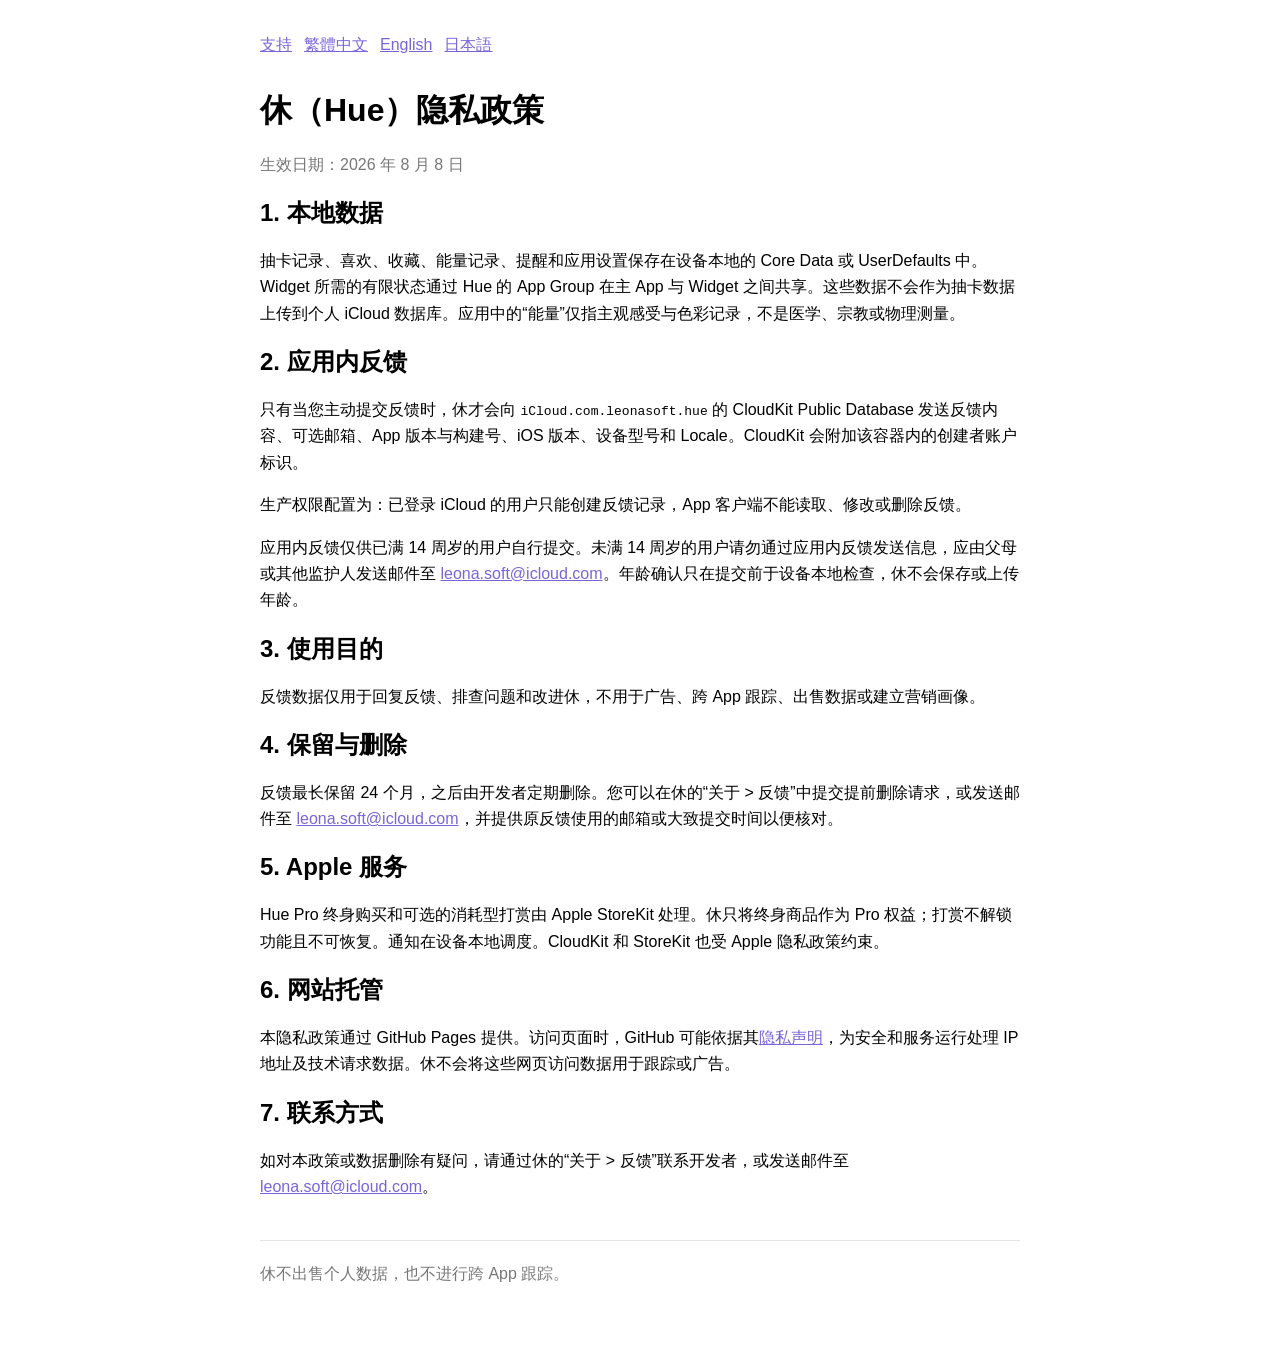
<file: zh-Hans/privacy.html>
<!doctype html>
<html lang="zh-Hans">
<head>
  <meta charset="utf-8">
  <meta name="viewport" content="width=device-width, initial-scale=1">
  <title>休（Hue）隐私政策</title>
  <link rel="stylesheet" href="../style.css">
</head>
<body>
  <nav><a href="support.html">支持</a><a href="../zh-Hant/privacy.html">繁體中文</a><a href="../en/privacy.html">English</a><a href="../ja/privacy.html">日本語</a></nav>
  <main>
    <h1>休（Hue）隐私政策</h1>
    <p class="effective-date">生效日期：2026 年 8 月 8 日</p>
    <h2>1. 本地数据</h2>
    <p>抽卡记录、喜欢、收藏、能量记录、提醒和应用设置保存在设备本地的 Core Data 或 UserDefaults 中。Widget 所需的有限状态通过 Hue 的 App Group 在主 App 与 Widget 之间共享。这些数据不会作为抽卡数据上传到个人 iCloud 数据库。应用中的“能量”仅指主观感受与色彩记录，不是医学、宗教或物理测量。</p>
    <h2>2. 应用内反馈</h2>
    <p>只有当您主动提交反馈时，休才会向 <code>iCloud.com.leonasoft.hue</code> 的 CloudKit Public Database 发送反馈内容、可选邮箱、App 版本与构建号、iOS 版本、设备型号和 Locale。CloudKit 会附加该容器内的创建者账户标识。</p>
    <p>生产权限配置为：已登录 iCloud 的用户只能创建反馈记录，App 客户端不能读取、修改或删除反馈。</p>
    <p>应用内反馈仅供已满 14 周岁的用户自行提交。未满 14 周岁的用户请勿通过应用内反馈发送信息，应由父母或其他监护人发送邮件至 <a href="mailto:leona.soft@icloud.com">leona.soft@icloud.com</a>。年龄确认只在提交前于设备本地检查，休不会保存或上传年龄。</p>
    <h2>3. 使用目的</h2>
    <p>反馈数据仅用于回复反馈、排查问题和改进休，不用于广告、跨 App 跟踪、出售数据或建立营销画像。</p>
    <h2>4. 保留与删除</h2>
    <p>反馈最长保留 24 个月，之后由开发者定期删除。您可以在休的“关于 &gt; 反馈”中提交提前删除请求，或发送邮件至 <a href="mailto:leona.soft@icloud.com">leona.soft@icloud.com</a>，并提供原反馈使用的邮箱或大致提交时间以便核对。</p>
    <h2>5. Apple 服务</h2>
    <p>Hue Pro 终身购买和可选的消耗型打赏由 Apple StoreKit 处理。休只将终身商品作为 Pro 权益；打赏不解锁功能且不可恢复。通知在设备本地调度。CloudKit 和 StoreKit 也受 Apple 隐私政策约束。</p>
    <h2>6. 网站托管</h2>
    <p>本隐私政策通过 GitHub Pages 提供。访问页面时，GitHub 可能依据其<a href="https://docs.github.com/zh/site-policy/privacy-policies/github-general-privacy-statement">隐私声明</a>，为安全和服务运行处理 IP 地址及技术请求数据。休不会将这些网页访问数据用于跟踪或广告。</p>
    <h2>7. 联系方式</h2>
    <p>如对本政策或数据删除有疑问，请通过休的“关于 &gt; 反馈”联系开发者，或发送邮件至 <a href="mailto:leona.soft@icloud.com">leona.soft@icloud.com</a>。</p>
  </main>
  <footer>休不出售个人数据，也不进行跨 App 跟踪。</footer>
</body>
</html>
</file>
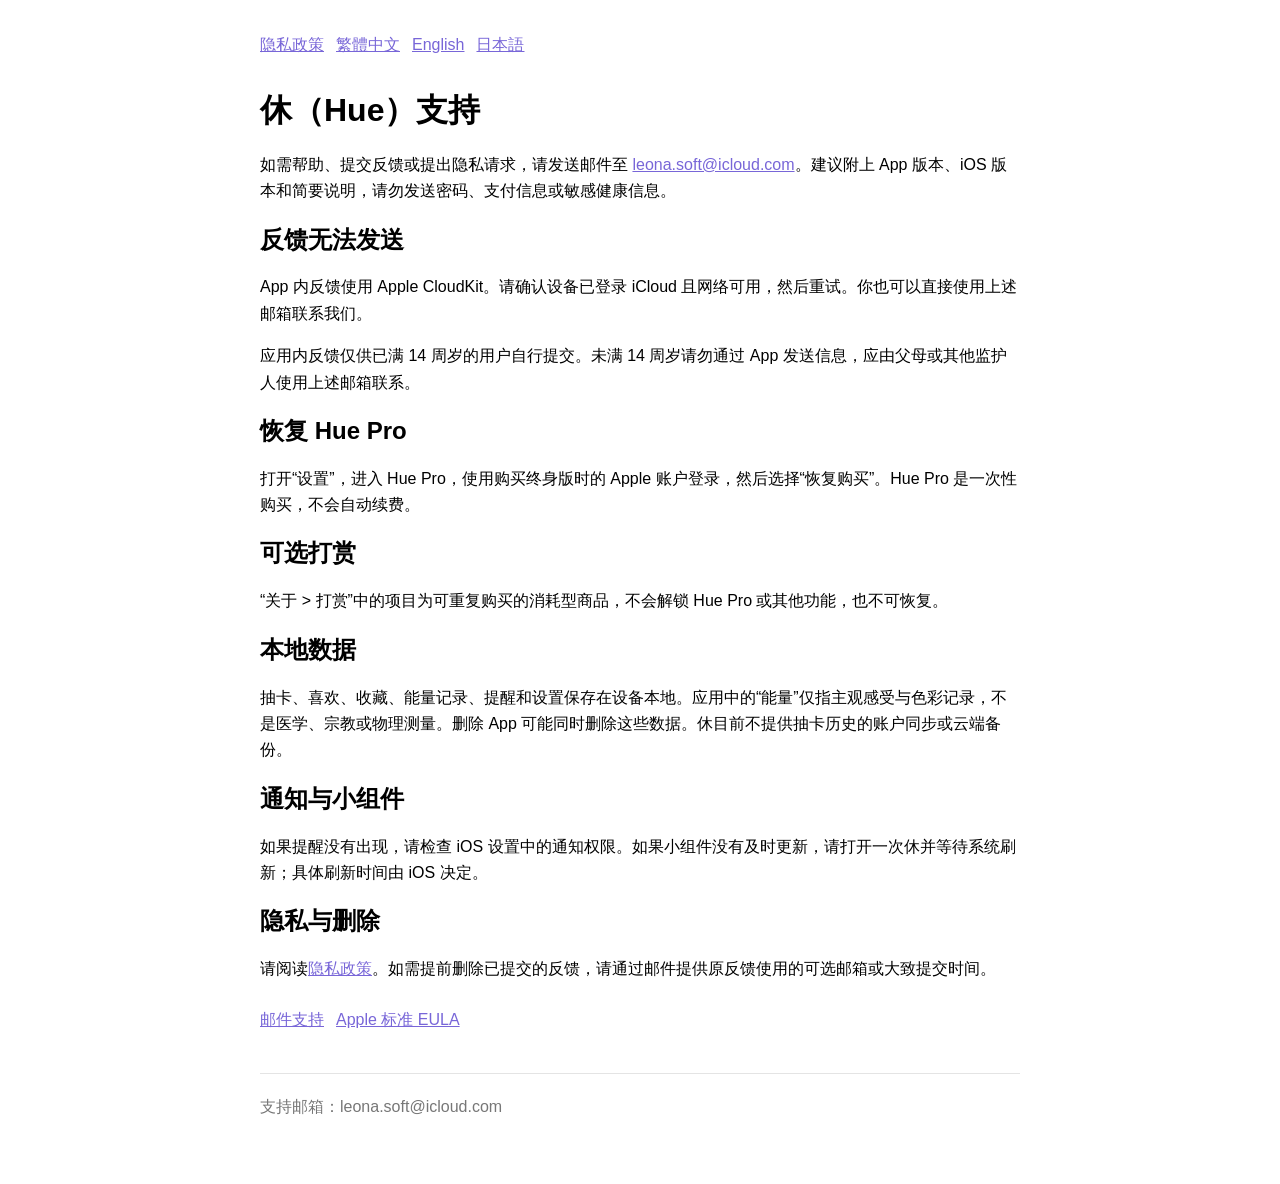
<file: zh-Hans/support.html>
<!doctype html>
<html lang="zh-Hans">
<head>
  <meta charset="utf-8">
  <meta name="viewport" content="width=device-width, initial-scale=1">
  <title>休（Hue）支持</title>
  <link rel="stylesheet" href="../style.css">
</head>
<body>
  <nav><a href="privacy.html">隐私政策</a><a href="../zh-Hant/support.html">繁體中文</a><a href="../en/support.html">English</a><a href="../ja/support.html">日本語</a></nav>
  <main>
    <h1>休（Hue）支持</h1>
    <p>如需帮助、提交反馈或提出隐私请求，请发送邮件至 <a href="mailto:leona.soft@icloud.com">leona.soft@icloud.com</a>。建议附上 App 版本、iOS 版本和简要说明，请勿发送密码、支付信息或敏感健康信息。</p>
    <h2>反馈无法发送</h2>
    <p>App 内反馈使用 Apple CloudKit。请确认设备已登录 iCloud 且网络可用，然后重试。你也可以直接使用上述邮箱联系我们。</p>
    <p>应用内反馈仅供已满 14 周岁的用户自行提交。未满 14 周岁请勿通过 App 发送信息，应由父母或其他监护人使用上述邮箱联系。</p>
    <h2>恢复 Hue Pro</h2>
    <p>打开“设置”，进入 Hue Pro，使用购买终身版时的 Apple 账户登录，然后选择“恢复购买”。Hue Pro 是一次性购买，不会自动续费。</p>
    <h2>可选打赏</h2>
    <p>“关于 &gt; 打赏”中的项目为可重复购买的消耗型商品，不会解锁 Hue Pro 或其他功能，也不可恢复。</p>
    <h2>本地数据</h2>
    <p>抽卡、喜欢、收藏、能量记录、提醒和设置保存在设备本地。应用中的“能量”仅指主观感受与色彩记录，不是医学、宗教或物理测量。删除 App 可能同时删除这些数据。休目前不提供抽卡历史的账户同步或云端备份。</p>
    <h2>通知与小组件</h2>
    <p>如果提醒没有出现，请检查 iOS 设置中的通知权限。如果小组件没有及时更新，请打开一次休并等待系统刷新；具体刷新时间由 iOS 决定。</p>
    <h2>隐私与删除</h2>
    <p>请阅读<a href="privacy.html">隐私政策</a>。如需提前删除已提交的反馈，请通过邮件提供原反馈使用的可选邮箱或大致提交时间。</p>
    <div class="support-links"><a href="mailto:leona.soft@icloud.com">邮件支持</a><a href="https://www.apple.com/legal/internet-services/itunes/dev/stdeula/">Apple 标准 EULA</a></div>
  </main>
  <footer>支持邮箱：leona.soft@icloud.com</footer>
</body>
</html>
</file>
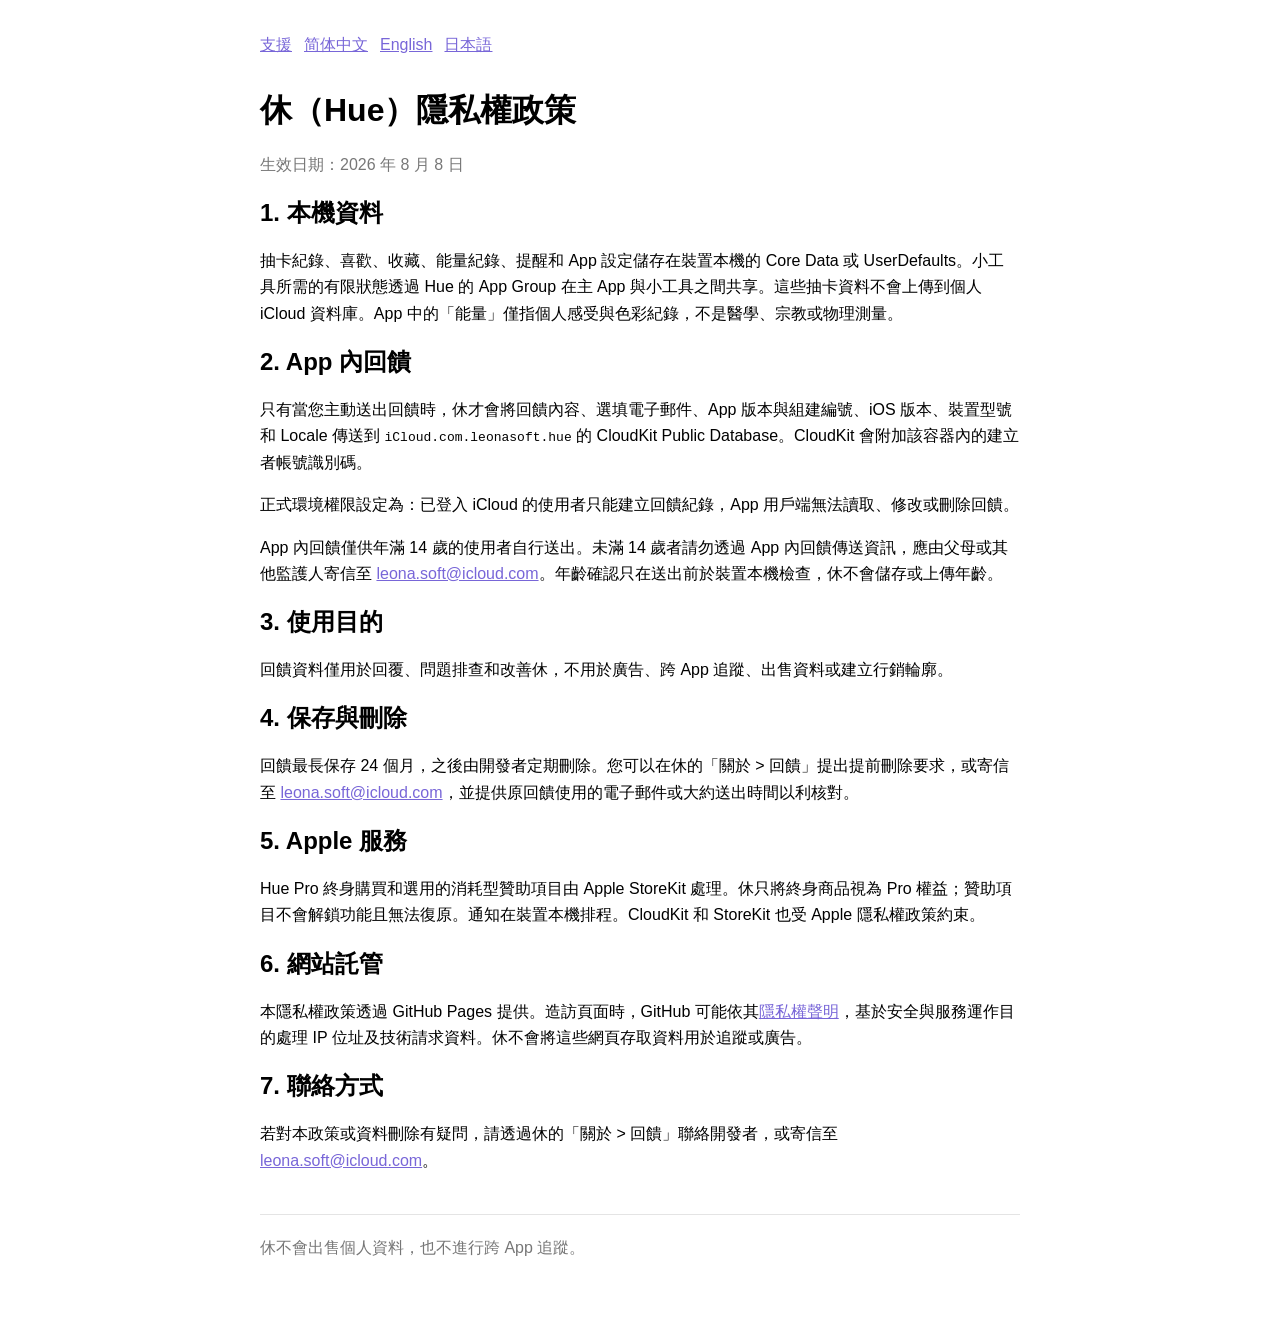
<file: zh-Hant/privacy.html>
<!doctype html>
<html lang="zh-Hant-TW">
<head>
  <meta charset="utf-8">
  <meta name="viewport" content="width=device-width, initial-scale=1">
  <title>休（Hue）隱私權政策</title>
  <link rel="stylesheet" href="../style.css">
</head>
<body>
  <nav><a href="support.html">支援</a><a href="../zh-Hans/privacy.html">简体中文</a><a href="../en/privacy.html">English</a><a href="../ja/privacy.html">日本語</a></nav>
  <main>
    <h1>休（Hue）隱私權政策</h1>
    <p class="effective-date">生效日期：2026 年 8 月 8 日</p>
    <h2>1. 本機資料</h2>
    <p>抽卡紀錄、喜歡、收藏、能量紀錄、提醒和 App 設定儲存在裝置本機的 Core Data 或 UserDefaults。小工具所需的有限狀態透過 Hue 的 App Group 在主 App 與小工具之間共享。這些抽卡資料不會上傳到個人 iCloud 資料庫。App 中的「能量」僅指個人感受與色彩紀錄，不是醫學、宗教或物理測量。</p>
    <h2>2. App 內回饋</h2>
    <p>只有當您主動送出回饋時，休才會將回饋內容、選填電子郵件、App 版本與組建編號、iOS 版本、裝置型號和 Locale 傳送到 <code>iCloud.com.leonasoft.hue</code> 的 CloudKit Public Database。CloudKit 會附加該容器內的建立者帳號識別碼。</p>
    <p>正式環境權限設定為：已登入 iCloud 的使用者只能建立回饋紀錄，App 用戶端無法讀取、修改或刪除回饋。</p>
    <p>App 內回饋僅供年滿 14 歲的使用者自行送出。未滿 14 歲者請勿透過 App 內回饋傳送資訊，應由父母或其他監護人寄信至 <a href="mailto:leona.soft@icloud.com">leona.soft@icloud.com</a>。年齡確認只在送出前於裝置本機檢查，休不會儲存或上傳年齡。</p>
    <h2>3. 使用目的</h2>
    <p>回饋資料僅用於回覆、問題排查和改善休，不用於廣告、跨 App 追蹤、出售資料或建立行銷輪廓。</p>
    <h2>4. 保存與刪除</h2>
    <p>回饋最長保存 24 個月，之後由開發者定期刪除。您可以在休的「關於 &gt; 回饋」提出提前刪除要求，或寄信至 <a href="mailto:leona.soft@icloud.com">leona.soft@icloud.com</a>，並提供原回饋使用的電子郵件或大約送出時間以利核對。</p>
    <h2>5. Apple 服務</h2>
    <p>Hue Pro 終身購買和選用的消耗型贊助項目由 Apple StoreKit 處理。休只將終身商品視為 Pro 權益；贊助項目不會解鎖功能且無法復原。通知在裝置本機排程。CloudKit 和 StoreKit 也受 Apple 隱私權政策約束。</p>
    <h2>6. 網站託管</h2>
    <p>本隱私權政策透過 GitHub Pages 提供。造訪頁面時，GitHub 可能依其<a href="https://docs.github.com/zh/site-policy/privacy-policies/github-general-privacy-statement">隱私權聲明</a>，基於安全與服務運作目的處理 IP 位址及技術請求資料。休不會將這些網頁存取資料用於追蹤或廣告。</p>
    <h2>7. 聯絡方式</h2>
    <p>若對本政策或資料刪除有疑問，請透過休的「關於 &gt; 回饋」聯絡開發者，或寄信至 <a href="mailto:leona.soft@icloud.com">leona.soft@icloud.com</a>。</p>
  </main>
  <footer>休不會出售個人資料，也不進行跨 App 追蹤。</footer>
</body>
</html>
</file>
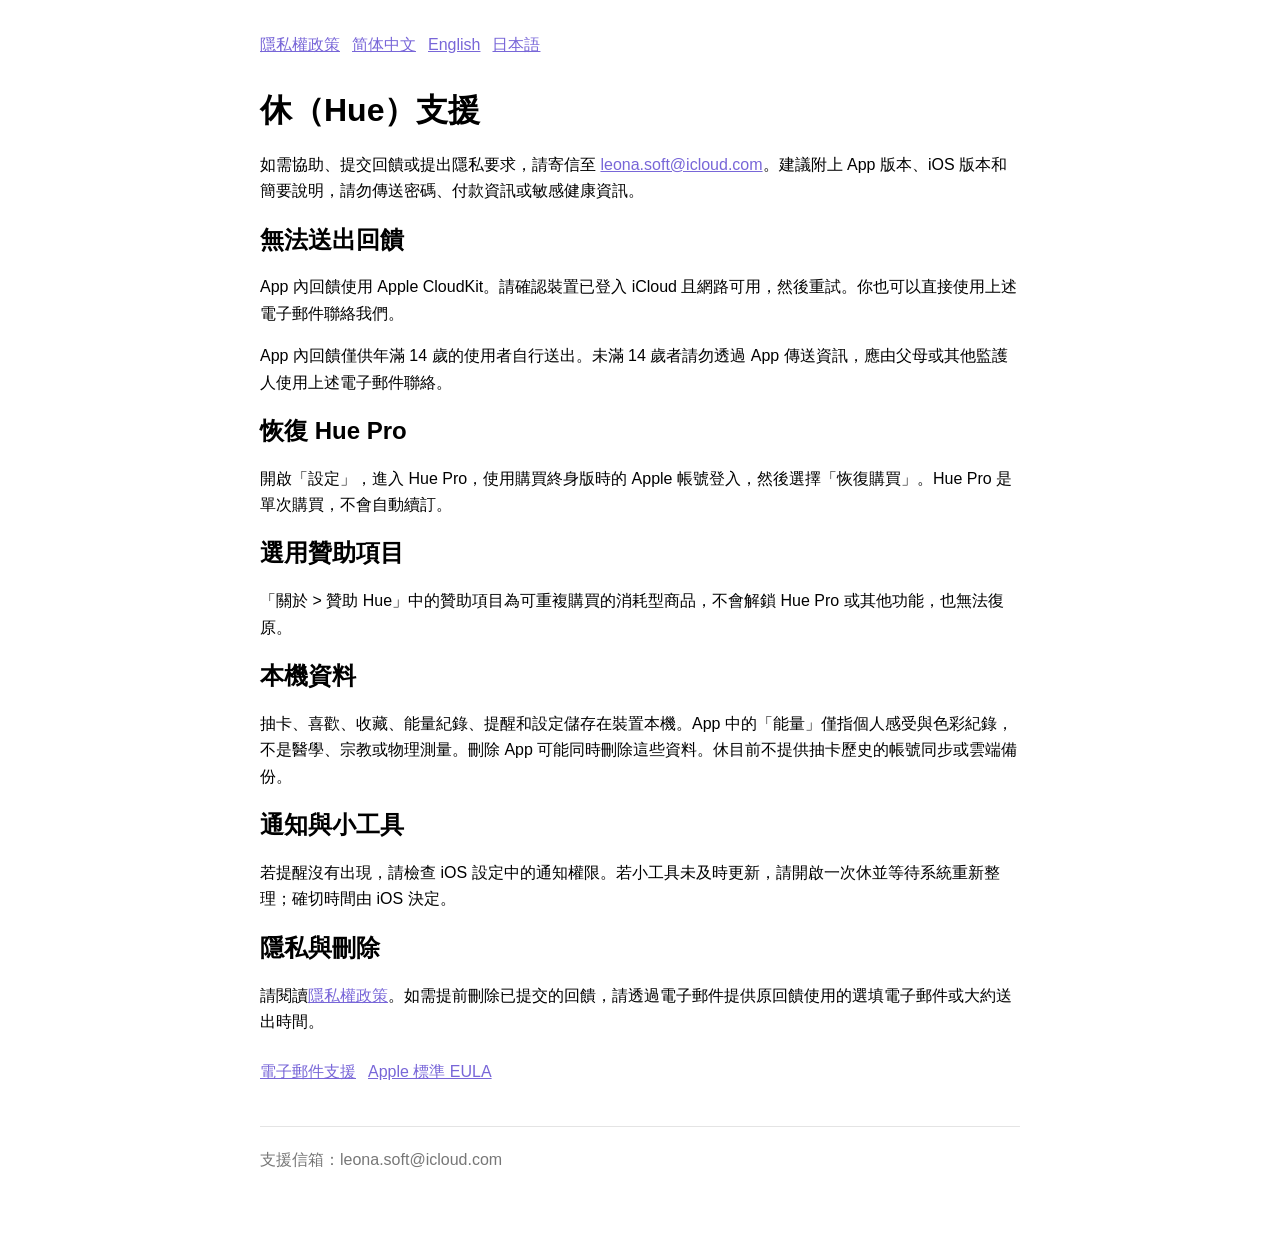
<file: zh-Hant/support.html>
<!doctype html>
<html lang="zh-Hant-TW">
<head>
  <meta charset="utf-8">
  <meta name="viewport" content="width=device-width, initial-scale=1">
  <title>休（Hue）支援</title>
  <link rel="stylesheet" href="../style.css">
</head>
<body>
  <nav><a href="privacy.html">隱私權政策</a><a href="../zh-Hans/support.html">简体中文</a><a href="../en/support.html">English</a><a href="../ja/support.html">日本語</a></nav>
  <main>
    <h1>休（Hue）支援</h1>
    <p>如需協助、提交回饋或提出隱私要求，請寄信至 <a href="mailto:leona.soft@icloud.com">leona.soft@icloud.com</a>。建議附上 App 版本、iOS 版本和簡要說明，請勿傳送密碼、付款資訊或敏感健康資訊。</p>
    <h2>無法送出回饋</h2>
    <p>App 內回饋使用 Apple CloudKit。請確認裝置已登入 iCloud 且網路可用，然後重試。你也可以直接使用上述電子郵件聯絡我們。</p>
    <p>App 內回饋僅供年滿 14 歲的使用者自行送出。未滿 14 歲者請勿透過 App 傳送資訊，應由父母或其他監護人使用上述電子郵件聯絡。</p>
    <h2>恢復 Hue Pro</h2>
    <p>開啟「設定」，進入 Hue Pro，使用購買終身版時的 Apple 帳號登入，然後選擇「恢復購買」。Hue Pro 是單次購買，不會自動續訂。</p>
    <h2>選用贊助項目</h2>
    <p>「關於 &gt; 贊助 Hue」中的贊助項目為可重複購買的消耗型商品，不會解鎖 Hue Pro 或其他功能，也無法復原。</p>
    <h2>本機資料</h2>
    <p>抽卡、喜歡、收藏、能量紀錄、提醒和設定儲存在裝置本機。App 中的「能量」僅指個人感受與色彩紀錄，不是醫學、宗教或物理測量。刪除 App 可能同時刪除這些資料。休目前不提供抽卡歷史的帳號同步或雲端備份。</p>
    <h2>通知與小工具</h2>
    <p>若提醒沒有出現，請檢查 iOS 設定中的通知權限。若小工具未及時更新，請開啟一次休並等待系統重新整理；確切時間由 iOS 決定。</p>
    <h2>隱私與刪除</h2>
    <p>請閱讀<a href="privacy.html">隱私權政策</a>。如需提前刪除已提交的回饋，請透過電子郵件提供原回饋使用的選填電子郵件或大約送出時間。</p>
    <div class="support-links"><a href="mailto:leona.soft@icloud.com">電子郵件支援</a><a href="https://www.apple.com/legal/internet-services/itunes/dev/stdeula/">Apple 標準 EULA</a></div>
  </main>
  <footer>支援信箱：leona.soft@icloud.com</footer>
</body>
</html>
</file>
<file: style.css>
:root {
  color-scheme: light dark;
  font-family: -apple-system, BlinkMacSystemFont, "Segoe UI", sans-serif;
  line-height: 1.65;
}

body {
  margin: 0 auto;
  max-width: 760px;
  padding: 32px 20px 64px;
}

nav {
  display: flex;
  flex-wrap: wrap;
  gap: 12px;
  margin-bottom: 32px;
}

a {
  color: #7866d8;
}

.eyebrow {
  color: #7866d8;
  font-size: 0.85rem;
  font-weight: 700;
  letter-spacing: 0.16em;
  text-transform: uppercase;
}

.language-grid {
  display: grid;
  gap: 12px;
  grid-template-columns: repeat(auto-fit, minmax(150px, 1fr));
  margin: 28px 0;
}

.language-grid section {
  border: 1px solid color-mix(in srgb, currentColor 15%, transparent);
  border-radius: 16px;
  padding: 16px;
}

.language-grid h2 {
  font-size: 1rem;
  margin-top: 0;
}

.language-grid a {
  display: block;
  margin-top: 8px;
}

.support-links {
  display: flex;
  flex-wrap: wrap;
  gap: 12px;
  margin: 24px 0;
}

h1, h2 {
  line-height: 1.25;
}

.effective-date, footer {
  color: #777;
}

footer {
  border-top: 1px solid color-mix(in srgb, currentColor 20%, transparent);
  margin-top: 40px;
  padding-top: 20px;
}
</file>
<file: launch/style.css>
:root {
  color-scheme: dark;
  font-family: -apple-system, BlinkMacSystemFont, "SF Pro Display", "Segoe UI", sans-serif;
  font-synthesis: none;
  --background: #08080a;
  --surface: #131317;
  --text: #f7f5f2;
  --muted: #aaa6ae;
  --line: rgba(255, 255, 255, 0.12);
  --violet: #a594ff;
  --rose: #e77b86;
}

* {
  box-sizing: border-box;
}

html {
  background: var(--background);
  scroll-behavior: smooth;
}

body {
  background:
    radial-gradient(circle at 82% 8%, rgba(117, 92, 184, 0.22), transparent 31rem),
    radial-gradient(circle at 12% 29%, rgba(173, 65, 75, 0.14), transparent 27rem),
    var(--background);
  color: var(--text);
  margin: 0;
}

a {
  color: inherit;
  text-underline-offset: 0.25em;
}

nav,
main,
footer {
  margin: 0 auto;
  max-width: 1180px;
  width: calc(100% - 48px);
}

nav {
  align-items: center;
  display: flex;
  justify-content: space-between;
  padding: 28px 0;
}

nav div {
  display: flex;
  gap: 24px;
}

nav a {
  color: var(--muted);
  text-decoration: none;
}

nav a:hover,
nav a:focus-visible {
  color: var(--text);
}

.wordmark {
  color: var(--text);
  font-size: 1.2rem;
  font-weight: 750;
  letter-spacing: -0.03em;
}

.hero {
  align-items: center;
  display: grid;
  gap: clamp(48px, 8vw, 112px);
  grid-template-columns: minmax(0, 1.4fr) minmax(240px, 0.6fr);
  min-height: min(800px, calc(100vh - 88px));
  padding: 72px 0 120px;
}

.eyebrow,
.section-number {
  color: var(--violet);
  font-size: 0.78rem;
  font-weight: 750;
  letter-spacing: 0.18em;
  text-transform: uppercase;
}

h1,
h2,
h3,
p {
  margin-top: 0;
}

h1 {
  font-size: clamp(3.5rem, 8vw, 7.5rem);
  letter-spacing: -0.075em;
  line-height: 0.88;
  margin-bottom: 36px;
  max-width: 9ch;
}

h2 {
  font-size: clamp(2.4rem, 5vw, 5rem);
  letter-spacing: -0.055em;
  line-height: 0.96;
  margin-bottom: 28px;
}

h3 {
  font-size: 1.3rem;
  letter-spacing: -0.02em;
}

.lede,
.story p,
.widget-copy p,
.principles article p {
  color: var(--muted);
  font-size: clamp(1.05rem, 1.6vw, 1.35rem);
  line-height: 1.65;
}

.lede {
  max-width: 620px;
}

.download-link {
  background: var(--text);
  border-radius: 14px;
  color: var(--background);
  display: inline-block;
  font-weight: 650;
  margin-top: 20px;
  padding: 16px 22px;
  text-decoration: none;
}

.download-link:focus-visible {
  outline: 3px solid var(--violet);
  outline-offset: 5px;
}

.download-note {
  color: var(--muted);
  font-size: 0.9rem;
  line-height: 1.6;
  margin-top: 16px;
}

.app-icon {
  border-radius: 24%;
  box-shadow: 0 40px 100px rgba(119, 91, 183, 0.24);
  height: auto;
  max-width: 340px;
  width: 100%;
}

.facts {
  display: flex;
  flex-wrap: wrap;
  gap: 10px;
  list-style: none;
  margin: 36px 0 0;
  padding: 0;
}

.facts li {
  border: 1px solid var(--line);
  border-radius: 999px;
  color: #d3ced8;
  font-size: 0.88rem;
  padding: 9px 14px;
}

.story {
  align-items: center;
  border-top: 1px solid var(--line);
  display: grid;
  gap: clamp(48px, 9vw, 128px);
  grid-template-columns: minmax(0, 1fr) minmax(260px, 0.7fr);
  padding: 140px 0;
}

.story.reverse > div {
  order: 2;
}

figure {
  margin: 0;
}

figure img {
  border: 1px solid var(--line);
  border-radius: 32px;
  display: block;
  height: auto;
  width: 100%;
}

figcaption {
  color: #77737c;
  font-size: 0.85rem;
  margin-top: 14px;
}

.story figure {
  margin: 0 auto;
  max-width: 390px;
}

.widget-section,
.principles,
.demo {
  border-top: 1px solid var(--line);
  padding: 140px 0;
}

.widget-copy {
  max-width: 760px;
}

.widget-grid {
  display: grid;
  gap: 24px;
  grid-template-columns: repeat(2, minmax(0, 1fr));
  margin-top: 72px;
}

.widget-grid figure:first-child {
  margin-top: 100px;
}

.widget-grid img {
  border-radius: 28px;
}

.principle-grid {
  display: grid;
  gap: 1px;
  grid-template-columns: repeat(3, minmax(0, 1fr));
  margin-top: 64px;
  overflow: hidden;
}

.principles article {
  background: var(--surface);
  min-height: 280px;
  padding: 36px;
}

.principles article:first-child {
  border-radius: 24px 0 0 24px;
}

.principles article:last-child {
  border-radius: 0 24px 24px 0;
}

.demo {
  max-width: 900px;
}

.demo ol {
  border-top: 1px solid var(--line);
  list-style: none;
  margin: 64px 0 0;
  padding: 0;
}

.demo li {
  align-items: baseline;
  border-bottom: 1px solid var(--line);
  display: grid;
  font-size: clamp(1.05rem, 2vw, 1.35rem);
  gap: 28px;
  grid-template-columns: 36px 1fr;
  line-height: 1.55;
  padding: 24px 0;
}

.demo li span {
  color: var(--rose);
  font-size: 0.75rem;
  font-weight: 750;
  letter-spacing: 0.12em;
}

footer {
  border-top: 1px solid var(--line);
  color: var(--muted);
  display: flex;
  justify-content: space-between;
  padding: 40px 0 80px;
}

@media (max-width: 760px) {
  nav,
  main,
  footer {
    width: calc(100% - 36px);
  }

  .hero,
  .story {
    grid-template-columns: 1fr;
  }

  .hero {
    padding: 72px 0 96px;
  }

  .app-icon {
    max-width: 220px;
  }

  .story,
  .widget-section,
  .principles,
  .demo {
    padding: 96px 0;
  }

  .story.reverse > div {
    order: initial;
  }

  .story figure {
    max-width: 320px;
  }

  .widget-grid {
    gap: 18px;
  }

  .widget-grid figure:first-child {
    margin-top: 48px;
  }

  .principle-grid {
    grid-template-columns: 1fr;
  }

  .principles article:first-child {
    border-radius: 24px 24px 0 0;
  }

  .principles article:last-child {
    border-radius: 0 0 24px 24px;
  }

  footer {
    display: block;
  }
}

@media (prefers-reduced-motion: reduce) {
  html {
    scroll-behavior: auto;
  }
}
</file>
